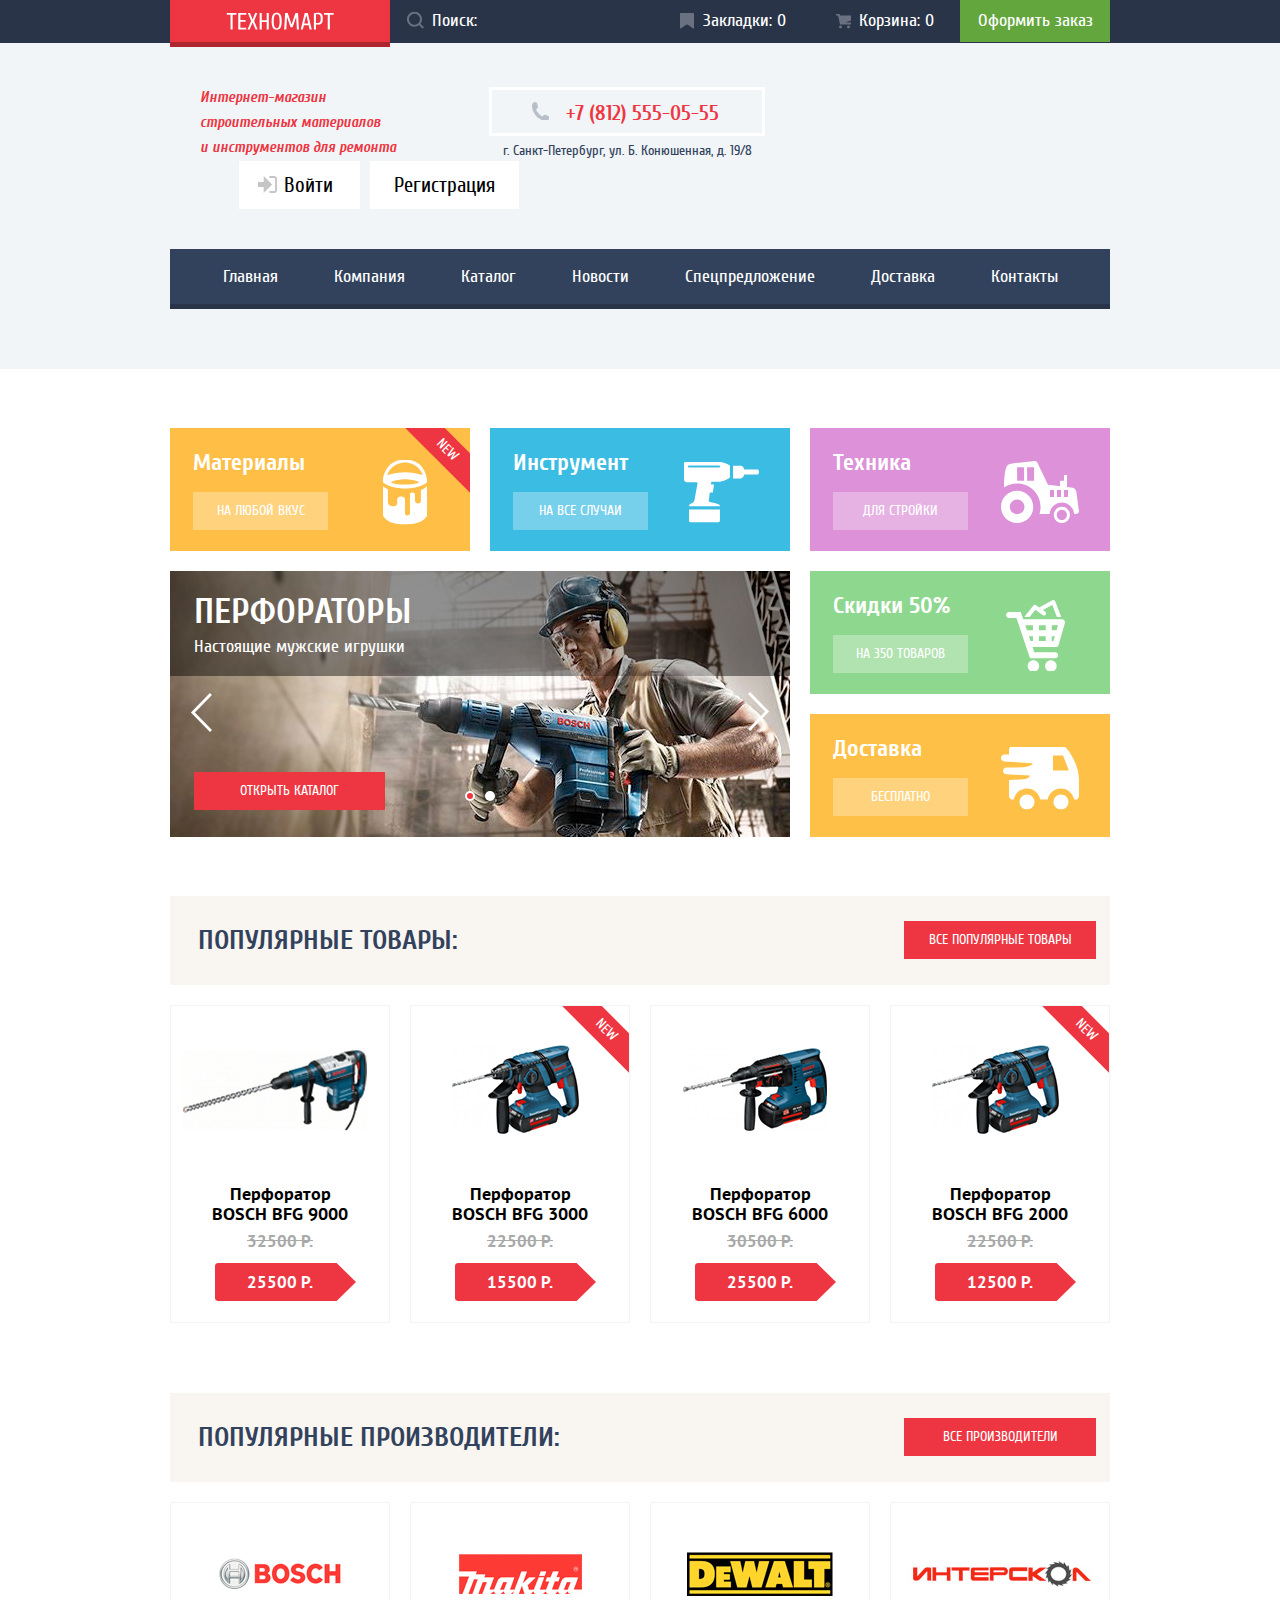
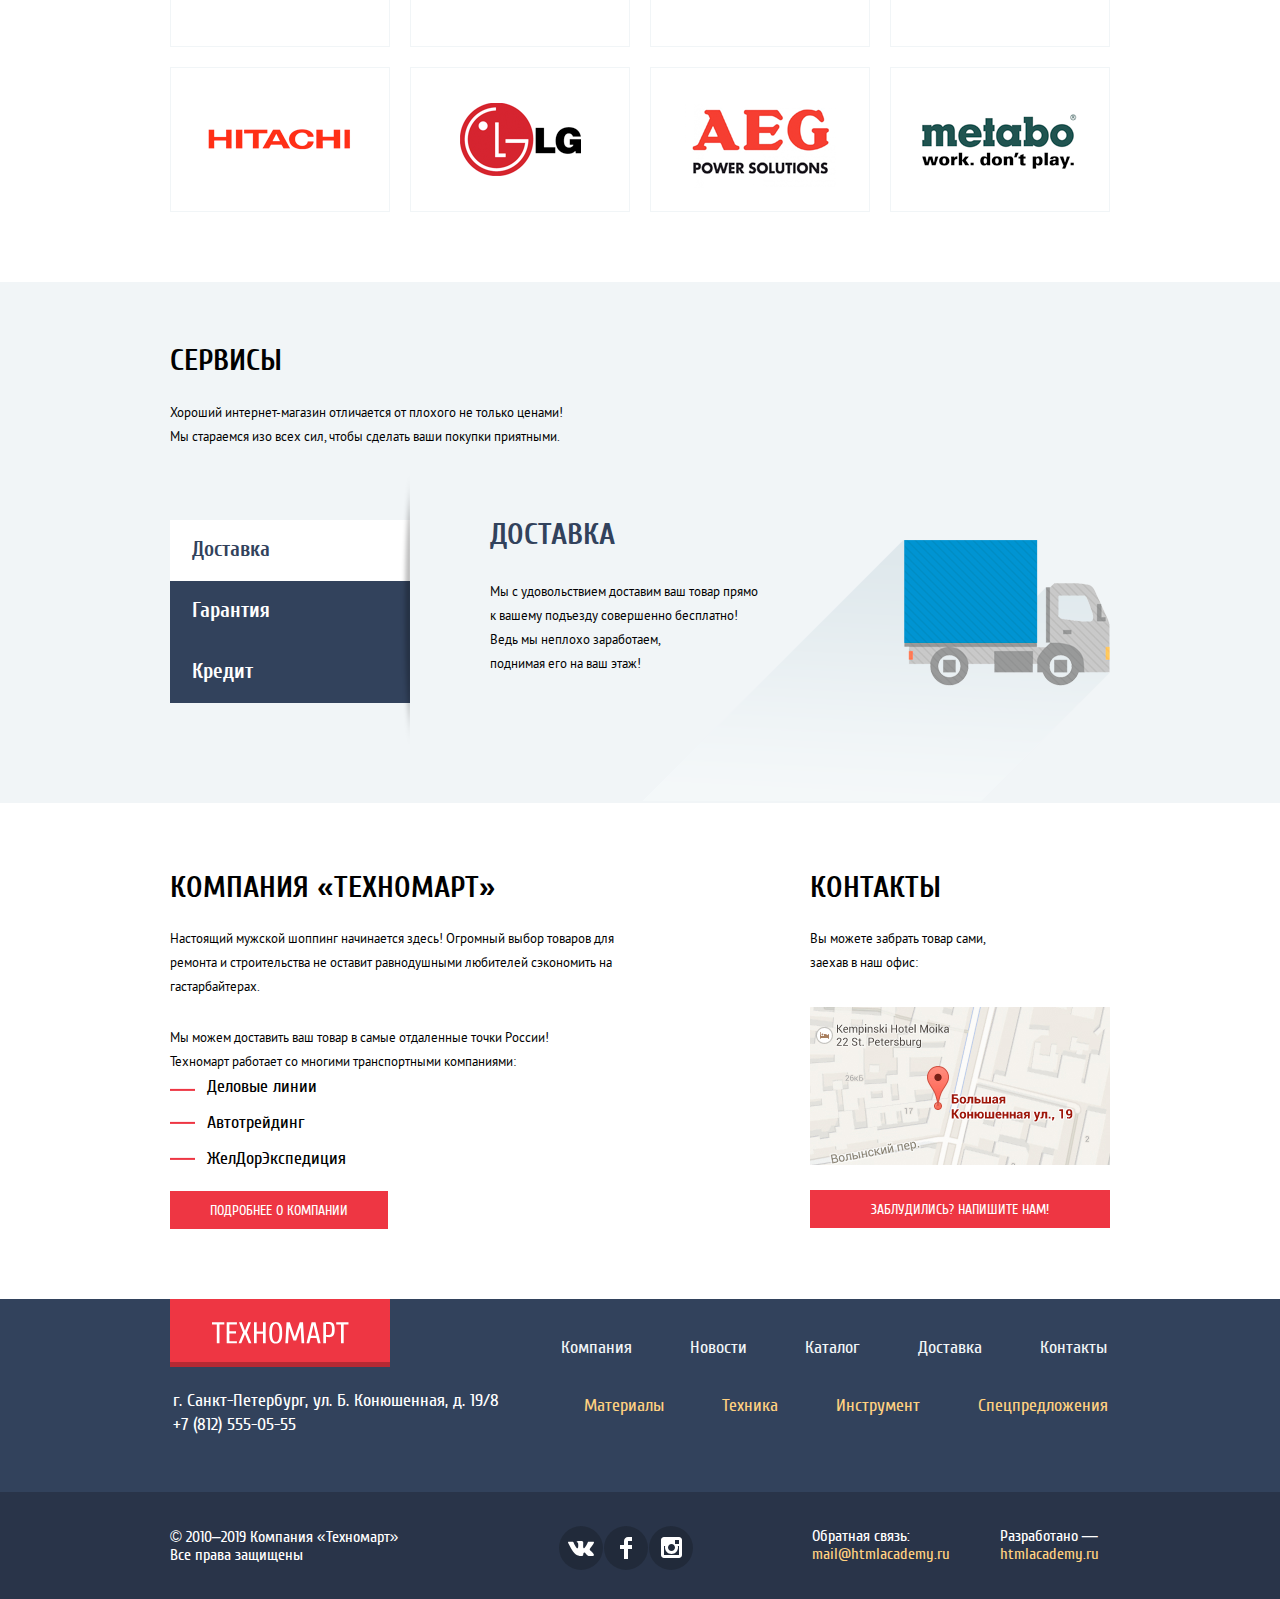
<file: index.html>
<!DOCTYPE html>
<html class="page" lang="ru">
  <head>
    <meta charset="utf-8">
    <title>HTML Academy: Техномарт</title>
    <link rel="icon" href="favicon.ico">
    <link rel="icon" href="img/favicon/icon.svg" type="image/svg+xml">
    <link rel="apple-touch-icon" href="img/favicon/180.png">
    <link rel="manifest" href="manifest.webmanifest">
    <link rel="stylesheet" href="css/normalize.css">
    <link rel="stylesheet" href="css/style.min.css">
  </head>
  <body class="page-body">

    <header class="header index-header">
      <div class="header-bar">
        <div class="header-top">
          <a class="logo header__logo"><img src="img/logo.svg" width="108" height="18" alt="ТЕХНОМАРТ"></a>
          <form class="header-form" action="#" method="GET">
            <label class="visually-hidden" for="search">Поиск</label>
            <input class="header-form__search" id="search" type="text" placeholder="Поиск:">
            <svg width="17" height="17" viewBox="0 0 17 17" fill="none" xmlns="http://www.w3.org/2000/svg">
              <g>
                <path fill-rule="evenodd" clip-rule="evenodd" d="M13.458 12.044L17 15.586L15.586 17L12.044 13.458C10.782 14.421 9.21 15 7.5 15C3.35786 15 0 11.6421 0 7.5C0 3.35786 3.35786 0 7.5 0C11.6421 0 15 3.35786 15 7.5C15.0001 9.14309 14.4581 10.7403 13.458 12.044ZM7.5 2C4.467 2 2 4.467 2 7.5C2.00331 10.5362 4.4638 12.9967 7.5 13C10.532 13 13 10.532 13 7.5C13 4.467 10.532 2 7.5 2Z" fill="white"/>
              </g>
            </svg>
          </form>
          <a class="header__bookmarks" href="#">Закладки: 0</a>
          <a class="header__cart" href="#">Корзина: 0</a>
          <a class="header__checkout" href="#">Оформить заказ</a>
        </div>
      </div>
      <div class="header-container">
        <div>
          <h1 class="header__title">
            Интернет-магазин <br>
            строительных материалов <br>
            и инструментов для ремонта
          </h1>
          <div class="header-contacts">
            <a class="header__phone" href="tel:+78125550555" aria-label="Номер телефона магазина: +7 (812) 555-05-55">+7 (812) 555-05-55</a>
            <p class="header__address" aria-label="Магазин находится по адресу: г. Санкт-Петербург, ул. Б. Конюшенная, д. 19/8">г. Санкт-Петербург, ул. Б. Конюшенная, д. 19/8</p>
          </div>
          <div class="header-controls">
            <a class="header-login" href="#">
              <svg width="20" height="17" viewBox="0 0 20 17" fill="none" xmlns="http://www.w3.org/2000/svg">
                <path class="header-login__icon" d="M14.1667 8.5L5.71429 0V6H0V11H5.71429V17L14.1667 8.5Z" fill="#C5C5C5"/>
                <path class="header-login__icon" d="M16.177 15.01H11.3894V17H16.177C18.2513 17 19.038 15.19 19.0618 13.974V3.028C19.038 1.811 18.2513 0 16.177 0H11.3894V1.99H16.177C16.9761 1.99 17.1218 2.671 17.1389 3.047V13.951C17.1227 14.327 16.9761 15.01 16.177 15.01Z" fill="#C5C5C5"/>
              </svg>
              Войти
            </a>
            <a class="header__registration" href="#">Регистрация</a>
          </div>
        </div>
        <nav class="header-nav">
          <ul class="header-list">
            <li class="header-list__item"><a>Главная</a></li>
            <li class="header-list__item"><a href="#">Компания</a></li>
            <li class="header-list__item"><a href="catalog.html">Каталог</a></li>
            <li class="header-list__item"><a href="#">Новости</a></li>
            <li class="header-list__item"><a href="#">Спецпредложение</a></li>
            <li class="header-list__item"><a href="#">Доставка</a></li>
            <li class="header-list__item"><a href="#">Контакты</a></li>
          </ul>
        </nav>
      </div>
    </header>

    <main class="wrapper">

      <section class="advantages">
        <div class="advantages-content container">
          <h2 class="advantages__title visually-hidden">Преимущества</h2>
          <ul class="advantages-list">
            <li class="advantages-item">
              <div class="advantages-item__inner">
                <h3 class="advantages-item__title">Материалы</h3>
                <a class="link advantages-item__link" href="#">На любой вкус</a>
              </div>
              <span class="advantages-item__label">new</span>
            </li>
            <li class="advantages-item">
              <div class="advantages-item__inner">
                <h3 class="advantages-item__title">Инструмент</h3>
                <a class="link advantages-item__link" href="#">На все случаи</a>
              </div>
            </li>
            <li class="advantages-item">
              <div class="advantages-item__inner">
                <h3 class="advantages-item__title">Техника</h3>
                <a class="link advantages-item__link" href="#">Для стройки</a>
              </div>
            </li>
            <li class="advantages-item">
              <div class="advantages-item__inner">
                <h3 class="advantages-item__title">Скидки 50%</h3>
                <a class="link advantages-item__link" href="#">На 350 товаров</a>
              </div>
            </li>
            <li class="advantages-item">
              <div class="advantages-item__inner">
                <h3 class="advantages-item__title">Доставка</h3>
                <a class="link advantages-item__link" href="#">Бесплатно</a>
              </div>
            </li>
          </ul>
          <div class="advantages-slider">
            <ul>
              <li class="advantages-slide advantages-slide--active">
                <div class="advantages-slide__top">
                  <h3 class="advantages-slide__title">Перфораторы</h3>
                  <span class="advantages-slide__label">Настоящие мужские игрушки</span>
                </div>
                <a class="link advantages-slide__link" href="catalog.html">Открыть каталог</a>
              </li>
              <li class="advantages-slide">
                <div class="advantages-slide__top">
                  <h3 class="advantages-slide__title">Дрели</h3>
                  <span class="advantages-slide__label">Соседям на радость!</span>
                </div>
                <a class="link advantages-slide__link" href="catalog.html">Открыть каталог</a>
              </li>
            </ul>
            <ul class="advantages-controls">
              <li class="advantages-controls__item">
                <button aria-label="Предыдущий слайд"></button>
              </li>
              <li class="advantages-controls__item">
                <button aria-label="Следующий слайд"></button>
              </li>
            </ul>
            <ul class="advantages-pagination">
              <li class="advantages-pagination__item advantages-pagination__item--active">
                <button aria-label="Слайд №1"></button>
              </li>
              <li class="advantages-pagination__item">
                <button aria-label="Слайд №2"></button>
              </li>
            </ul>
          </div>
        </div>
      </section>

      <section class="goods">
        <div class="container">
          <div class="popular-top">
            <h2 class="goods__title popular__title">Популярные товары:</h2>
            <a class="link goods__link" href="#">Все популярные товары</a>
          </div>
          <ul class="goods-list">
            <li class="goods-item" tabindex="0">
              <div class="goods-item__controls">
                <a class="buy" href="#">Купить</a>
                <a class="bookmarks" href="#">В закладки</a>
              </div>
              <div class="goods-item__img">
                <img src="img/popular-goods/1.png" width="184" height="164" alt="Перфоратор BOSCH BFG 9000">
              </div>
              <div class="goods-item__info">
                <h3 class="goods-item__title">Перфоратор BOSCH BFG 9000</h3>
                <s class="goods-item__price goods-item__price_old">32500 Р.</s>
                <span class="goods-item__price goods-item__price_new">25500 Р.</span>
              </div>
            </li>
            <li class="goods-item" tabindex="0">
              <div class="goods-item__controls">
                <a class="buy" href="#">Купить</a>
                <a class="bookmarks" href="#">В закладки</a>
              </div>
              <span class="goods-item__label">new</span>
              <div class="goods-item__img">
                <img src="img/popular-goods/2.png" width="127" height="112" alt="Перфоратор BOSCH BFG 3000">
              </div>
              <div class="goods-item__info">
                <h3 class="goods-item__title">Перфоратор BOSCH BFG 3000</h3>
                <s class="goods-item__price goods-item__price_old">22500 Р.</s>
                <span class="goods-item__price goods-item__price_new">15500 Р.</span>
              </div>
            </li>
            <li class="goods-item" tabindex="0">
              <div class="goods-item__controls">
                <a class="buy" href="#">Купить</a>
                <a class="bookmarks" href="#">В закладки</a>
              </div>
              <div class="goods-item__img">
                <img src="img/popular-goods/3.png" width="144" height="128" alt="Перфоратор BOSCH BFG 6000">
              </div>
              <div class="goods-item__info">
                <h3 class="goods-item__title">Перфоратор BOSCH BFG 6000</h3>
                <s class="goods-item__price goods-item__price_old">30500 Р.</s>
                <span class="goods-item__price goods-item__price_new">25500 Р.</span>
              </div>
            </li>
            <li class="goods-item" tabindex="0">
              <div class="goods-item__controls">
                <a class="buy" href="#">Купить</a>
                <a class="bookmarks" href="#">В закладки</a>
              </div>
              <span class="goods-item__label">new</span>
              <div class="goods-item__img">
                <img src="img/popular-goods/4.png" width="127" height="112" alt="Перфоратор BOSCH BFG 2000">
              </div>
              <div class="goods-item__info">
                <h3 class="goods-item__title">Перфоратор BOSCH BFG 2000</h3>
                <s class="goods-item__price goods-item__price_old">22500 Р.</s>
                <span class="goods-item__price goods-item__price_new">12500 Р.</span>
              </div>
            </li>
          </ul>
        </div>
      </section>

      <section class="manufacturers">
        <div class="container">
          <div class="popular-top">
            <h2 class="manufacturers__title popular__title">Популярные производители:</h2>
            <a class="link manufacturers__link" href="#">Все производители</a>
          </div>
          <ul class="manufacturers-list">
            <li class="manufacturers-item">
              <a href="#">
                <img src="img/popular-manufacturers/1.png" width="126" height="37" alt="BOSCH">
              </a>
            </li>
            <li class="manufacturers-item">
              <a href="#">
                <img src="img/popular-manufacturers/2.png" width="123" height="40" alt="Makita">
              </a>
            </li>
            <li class="manufacturers-item">
              <a href="#">
                <img src="img/popular-manufacturers/3.png" width="146" height="44" alt="DeWALT">
              </a>
            </li>
            <li class="manufacturers-item">
              <a href="#">
                <img src="img/popular-manufacturers/4.png" width="200" height="76" alt="Интерскол">
              </a>
            </li>
            <li class="manufacturers-item">
              <a href="#">
                <img src="img/popular-manufacturers/5.png" width="169" height="31" alt="HITACHI">
              </a>
            </li>
            <li class="manufacturers-item">
              <a href="#">
                <img src="img/popular-manufacturers/6.png" width="121" height="73" alt="LG">
              </a>
            </li>
            <li class="manufacturers-item">
              <a href="#">
                <img src="img/popular-manufacturers/7.png" width="151" height="98" alt="AEG">
              </a>
            </li>
            <li class="manufacturers-item">
              <a href="#">
                <img src="img/popular-manufacturers/8.png" width="206" height="73" alt="metabo">
              </a>
            </li>
          </ul>
        </div>
      </section>

      <section class="services">
        <div class="services-content container">
          <h2 class="title services__title">Сервисы</h2>
          <p class="text services__text">
            Хороший интернет-магазин отличается от плохого не только ценами!
            <br>
            Мы стараемся изо всех сил, чтобы сделать ваши покупки приятными.
          </p>
          <ul class="tabs-caption">
            <li class="tabs-caption__item tabs-caption__item--active">
              <a href="#">Доставка</a>
            </li>
            <li class="tabs-caption__item">
              <a href="#">Гарантия</a>
            </li>
            <li class="tabs-caption__item">
              <a href="#">Кредит</a>
            </li>
          </ul>
          <ul class="tabs-content">
            <li class="tabs-content__item tabs-content__item--active">
              <h3 class="tabs-content__title">Доставка</h3>
              <p class="tabs-content__text">
                Мы с удовольствием доставим ваш товар прямо <br>
                к вашему подъезду совершенно бесплатно! <br>
                Ведь мы неплохо заработаем, <br>
                поднимая его на ваш этаж!
              </p>
            </li>
            <li class="tabs-content__item">
              <h3 class="tabs-content__title">Гарантия</h3>
              <p class="tabs-content__text">
                Если купленный у нас товар поломается или заискрит, <br>
                а также в случае пожара, спровоцированного его <br>
                возгоранием,  вы всегда можете быть уверены в нашей <br>
                гарантии. Мы обменяем сгоревший товар на новый. <br>
                Дом уж восстановите как-нибудь сами.
              </p>
            </li>
            <li class="tabs-content__item">
              <h3 class="tabs-content__title">Кредит</h3>
              <p class="tabs-content__text">
                Залезть в долговую яму стало проще! <br>
                Кредитные консультанты придут вам на помощь.
              </p>
              <a class="link tabs-content__link" href="#">Отправить заявку</a>
            </li>
          </ul>
        </div>
      </section>

      <div class="index-columns">
        <div class="container">
          <section class="about">
            <h2 class="title about__title">Компания «ТЕХНОМАРТ»</h2>
            <p class="text about__text">
              Настоящий мужской шоппинг начинается здесь! Огромный выбор товаров для <br>
              ремонта и строительства не оставит равнодушными любителей сэкономить на <br>
              гастарбайтерах.
            </p>
            <p class="text about__text">
              Мы можем доставить ваш товар в самые отдаленные точки России! <br>
              Техномарт работает со многими транспортными компаниями:
            </p>
            <ul class="about-list">
              <li class="about-list__item">Деловые линии</li>
              <li class="about-list__item">Автотрейдинг</li>
              <li class="about-list__item">ЖелДорЭкспедиция</li>
            </ul>
            <a class="link about__link" href="#">Подробнее о компании</a>
          </section>

          <section class="contacts">
            <h2 class="title contacts__title">Контакты</h2>
            <p class="text contacts__text">
              Вы можете забрать товар сами, <br>
              заехав в наш офис:
            </p>
            <a href="#" class="contacts-map">
              <img class="contacts-map__img" src="img/contacts/map.jpg" width="300" height="158" alt="Офис на карте">
            </a>
            <a href="#" class="link contacts__link">Заблудились? Напишите нам!</a>
          </section>
        </div>
      </div>

    </main>

    <footer class="footer">
      <div class="footer-content footer-content--navy">
        <div class="container">
          <div>
            <a class="logo footer__logo" href="#"><img src="img/logo.svg" width="138" height="23" alt="ТЕХНОМАРТ"></a>
            <p class="footer__info">
              <span aria-label="Магазин находится по адресу: г. Санкт-Петербург, ул. Б. Конюшенная, д. 19/8">г. Санкт-Петербург, ул. Б. Конюшенная, д. 19/8</span> <br>
              <a href="tel:+78125550555" aria-label="Номер телефона магазина: +7 (812) 555-05-55">+7 (812) 555-05-55</a>
            </p>
          </div>
          <div class="footer-menu">
            <ul class="footer-list">
              <li class="footer-list__item"><a class="footer-list__link" href="#">Компания</a></li>
              <li class="footer-list__item"><a class="footer-list__link" href="#">Новости</a></li>
              <li class="footer-list__item"><a class="footer-list__link" href="catalog.html">Каталог</a></li>
              <li class="footer-list__item"><a class="footer-list__link" href="#">Доставка</a></li>
              <li class="footer-list__item"><a class="footer-list__link" href="#">Контакты</a></li>
            </ul>
            <ul class="footer-list">
              <li class="footer-list__item"><a class="footer-list__link" href="#">Материалы</a></li>
              <li class="footer-list__item"><a class="footer-list__link" href="#">Техника</a></li>
              <li class="footer-list__item"><a class="footer-list__link" href="#">Инструмент</a></li>
              <li class="footer-list__item"><a class="footer-list__link" href="#">Спецпредложения</a></li>
            </ul>
          </div>
        </div>
      </div>
      <div class="footer-content footer-content--dark">
        <div class="container">
          <p class="footer__copyright">
            © 2010–2019 Компания «Техномарт» <br>
            Все права защищены
          </p>
          <ul class="footer-socials">
            <li class="footer-socials__item">
              <a href="#" aria-label="Вконтакте"></a>
            </li>
            <li class="footer-socials__item">
              <a href="#" aria-label="Фейсбук"></a>
            </li>
            <li class="footer-socials__item">
              <a href="#" aria-label="Инстаграм"></a>
            </li>
          </ul>
          <div>
            <p class="footer__feedback">
              Обратная связь:
              <a href="mailto:mail@htmlacademy.ru">mail@htmlacademy.ru</a>
            </p>
            <p class="footer__developed">
              Разработано —
              <a href="https://htmlacademy.ru/intensive/htmlcss">htmlacademy.ru</a>
            </p>
          </div>
        </div>
      </div>
    </footer>

    <div class="blackout"></div>

    <section class="modal modal-letter">
      <button class="modal-close" type="button"><img src="img/icons/close.svg" width="21" height="21" alt="Закрыть"></button>
      <form class="letter-form" action="https://echo.htmlacademy.ru" method="POST">
        <div class="letter-form__items">
          <p class="letter-form__item">
            <label for="user-name">Ваше имя:</label>
            <input class="letter-form__input letter-form__input--name" type="text" name="user-name" id="user-name" placeholder="Имя Фамилия">
          </p>
          <p class="letter-form__item">
            <label for="user-email">Ваш e-mail:</label>
            <input class="letter-form__input letter-form__input--email" type="email" name="user-email" id="user-email" placeholder="email@example.com">
          </p>
          <p class="letter-form__item">
            <label for="user-text">Текст письма:</label>
            <textarea class="letter-form__textarea" name="user-text" id="user-text" placeholder="В свободной форме"></textarea>
          </p>
        </div>
        <div class="letter-form__button"><button class="link" type="submit">Отправить</button></div>
      </form>
    </section>

    <section class="modal modal-map">
      <iframe src="https://www.google.com/maps/embed?pb=!1m18!1m12!1m3!1d1998.603787253322!2d30.3208587157113!3d59.938716481876234!2m3!1f0!2f0!3f0!3m2!1i1024!2i768!4f13.1!3m3!1m2!1s0x4696310fca145cc1%3A0x42b32648d8238007!2z0JHQvtC70YzRiNCw0Y8g0JrQvtC90Y7RiNC10L3QvdCw0Y8g0YPQuy4sIDE5LzgsINCh0LDQvdC60YIt0J_QtdGC0LXRgNCx0YPRgNCzLCAxOTExODY!5e0!3m2!1sru!2sru!4v1613572510233!5m2!1sru!2sru" width="940" height="450" style="border:0;" allowfullscreen="" title="Офис компании по адресу ул. Большая Конюшенная 19/8, Санкт-Петербург"></iframe>
      <button type="button" class="modal-close"><img src="img/icons/close.svg" width="21" height="21" alt="Закрыть"></button>
    </section>

    <section class="modal modal-success">
      <button class="modal-close" type="button"><img src="img/icons/close.svg" width="21" height="21" alt="Закрыть"></button>
      <div class="modal-success__top">
        <p class="modal-success__text">Товар добавлен в корзину!</p>
      </div>
      <div class="modal-success__bottom">
        <a class="link modal-success__link" href="#">Оформить заказ</a>
        <button class="link modal-success__button" type="button">Продолжить покупки</button>
      </div>
    </section>

    <script src="js/script.min.js"></script>

  </body>
</html>
</file>
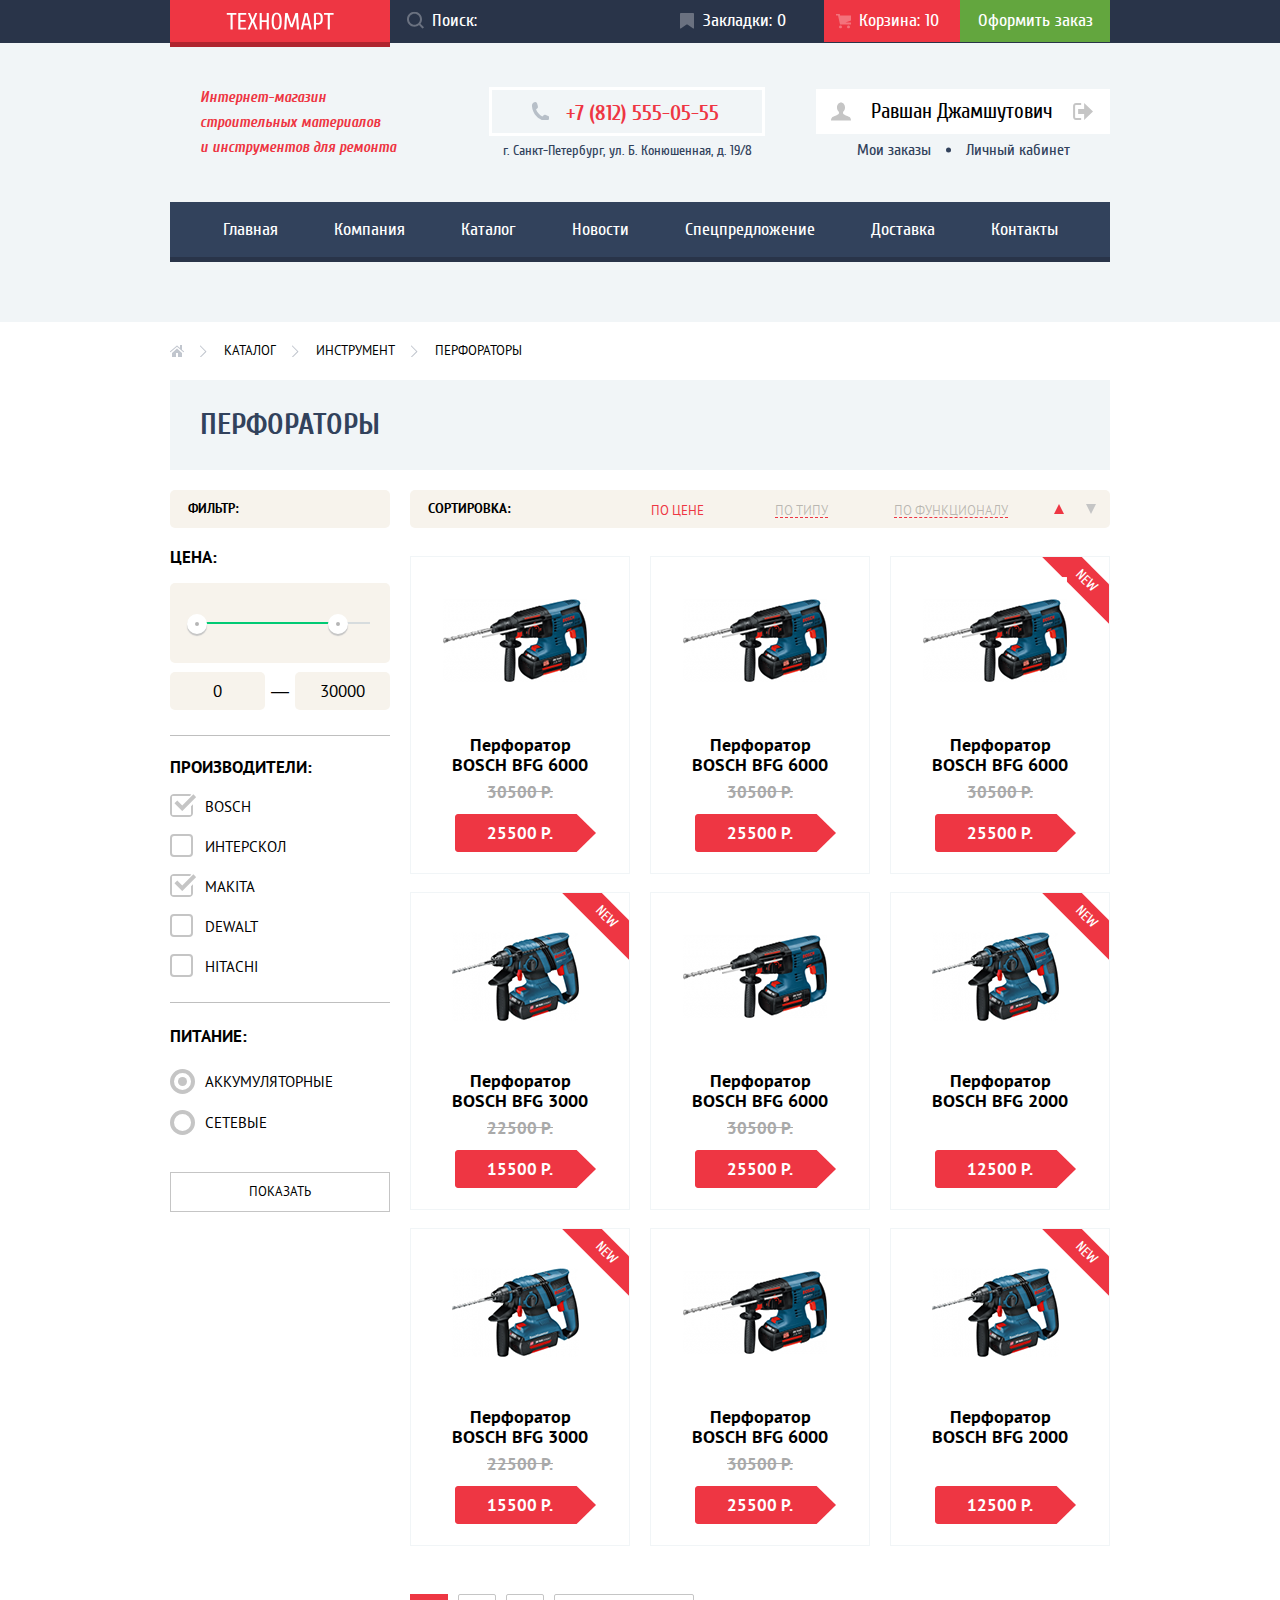
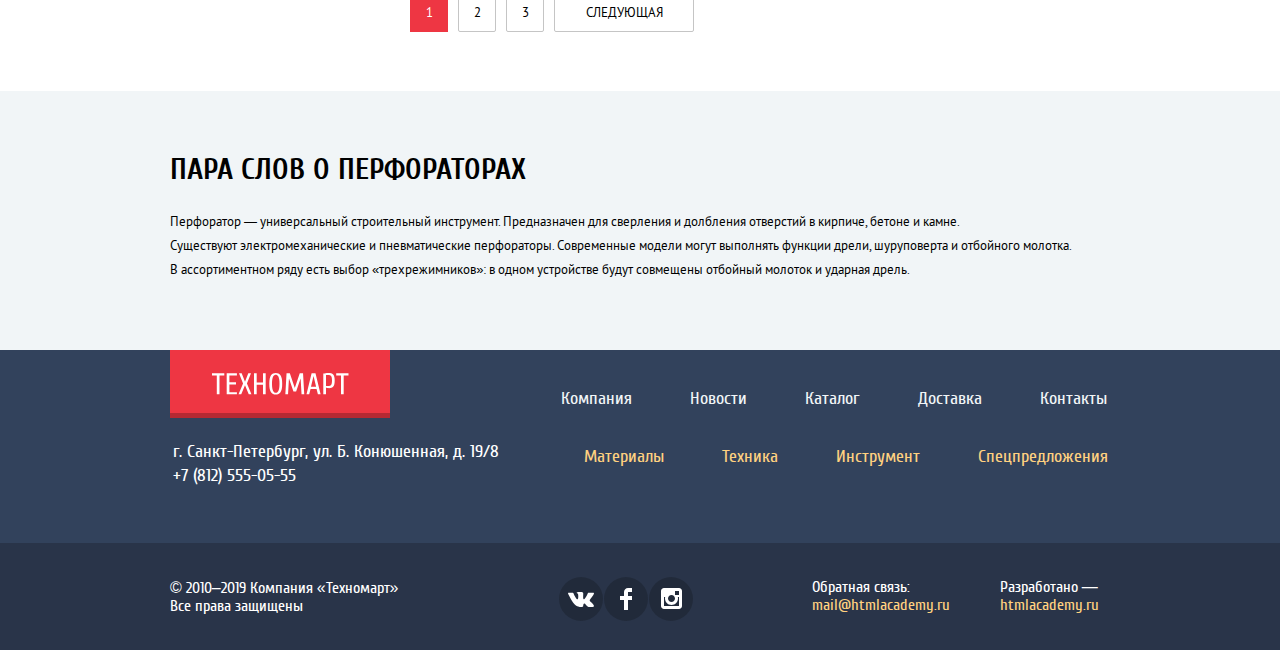
<file: catalog.html>
<!DOCTYPE html>
<html class="page" lang="ru">
  <head>
    <meta charset="utf-8">
    <title>HTML Academy: Техномарт</title>
    <link rel="icon" href="favicon.ico">
    <link rel="icon" href="img/favicon/icon.svg" type="image/svg+xml">
    <link rel="apple-touch-icon" href="img/favicon/180.png">
    <link rel="manifest" href="manifest.webmanifest">
    <link rel="stylesheet" href="css/normalize.css">
    <link rel="stylesheet" href="css/style.min.css">
  </head>
  <body class="page-body">

    <header class="header catalog-header">
      <div class="header-bar">
        <div class="header-top">
          <a class="logo header__logo" href="index.html"><img src="img/logo.svg" width="108" height="18" alt="ТЕХНОМАРТ"></a>
          <form class="header-form" action="#" method="GET">
            <label class="visually-hidden" for="search">Поиск</label>
            <input class="header-form__search" id="search" type="text" placeholder="Поиск:">
            <svg width="17" height="17" viewBox="0 0 17 17" fill="none" xmlns="http://www.w3.org/2000/svg">
              <g>
                <path fill-rule="evenodd" clip-rule="evenodd" d="M13.458 12.044L17 15.586L15.586 17L12.044 13.458C10.782 14.421 9.21 15 7.5 15C3.35786 15 0 11.6421 0 7.5C0 3.35786 3.35786 0 7.5 0C11.6421 0 15 3.35786 15 7.5C15.0001 9.14309 14.4581 10.7403 13.458 12.044ZM7.5 2C4.467 2 2 4.467 2 7.5C2.00331 10.5362 4.4638 12.9967 7.5 13C10.532 13 13 10.532 13 7.5C13 4.467 10.532 2 7.5 2Z" fill="white"/>
              </g>
            </svg>
          </form>
          <a class="header__bookmarks" href="#">Закладки: 0</a>
          <a class="header__cart" href="#"></a>
          <a class="header__checkout" href="#">Оформить заказ</a>
        </div>
      </div>
      <div class="header-container">
        <div>
          <p class="header__title">
            Интернет-магазин <br>
            строительных материалов <br>
            и инструментов для ремонта
          </p>
          <div class="header-contacts">
            <a class="header__phone" href="tel:+78125550555" aria-label="Номер телефона магазина: +7 (812) 555-05-55">+7 (812) 555-05-55</a>
            <p class="header__address" aria-label="Магазин находится по адресу: г. Санкт-Петербург, ул. Б. Конюшенная, д. 19/8">г. Санкт-Петербург, ул. Б. Конюшенная, д. 19/8</p>
          </div>
          <div>
            <div class="header-controls">
              <a href="#" class="header__username" aria-label="Имя пользователя">
                <svg width="20" height="19" viewBox="0 0 20 19" fill="#C5C5C5" xmlns="http://www.w3.org/2000/svg">
                  <path d="M17.881 14.666C15.737 13.931 13.625 13 12.674 12.276C12.017 11.775 11.904 10.658 12.157 9.861C13.275 8.958 14.021 7.384 14.021 5.583C14.021 2.776 12.221 0.5 10 0.5C7.77902 0.5 5.97901 2.776 5.97901 5.583C5.97901 7.384 6.72501 8.957 7.84201 9.86C8.09501 10.658 7.98302 11.775 7.32502 12.276C6.37502 13 4.26201 13.93 2.11801 14.666C-0.0259852 15.402 1.48343e-05 18.5 1.48343e-05 18.5H20C20 18.5 20.025 15.401 17.881 14.666Z"/>
                </svg>
                Равшан Джамшутович
              </a>
              <a href="#" class="header-logoff" aria-label="Выйти">
                <svg width="20" height="17" viewBox="0 0 20 17" fill="none" xmlns="http://www.w3.org/2000/svg">
                  <path class="header-logoff__icon" d="M20 8.5L11.125 0V6H5.125V11H11.125V17L20 8.5Z" fill="#C5C5C5"/>
                  <path class="header-logoff__icon" d="M2.10598 13.952V3.048C2.12398 2.672 2.27698 1.991 3.11598 1.991H8.14297V0H3.11598C0.937975 0 0.111975 1.81 0.0869751 3.027V13.973C0.111975 15.189 0.937975 17 3.11598 17H8.14297V15.01H3.11598C2.27698 15.01 2.12398 14.327 2.10598 13.952Z" fill="#C5C5C5"/>
                </svg>
              </a>
            </div>
            <ul class="header-menu">
                <li class="header-menu__item">
                    <a href="#">Мои заказы</a>
                </li>
                <li class="header-menu__item">
                    <a href="#">Личный кабинет</a>
                </li>
            </ul>
          </div>
        </div>
        <nav class="header-nav">
          <ul class="header-list">
            <li class="header-list__item"><a href="index.html">Главная</a></li>
            <li class="header-list__item"><a href="#">Компания</a></li>
            <li class="header-list__item"><a>Каталог</a></li>
            <li class="header-list__item"><a href="#">Новости</a></li>
            <li class="header-list__item"><a href="#">Спецпредложение</a></li>
            <li class="header-list__item"><a href="#">Доставка</a></li>
            <li class="header-list__item"><a href="#">Контакты</a></li>
          </ul>
        </nav>
      </div>
    </header>

    <main class="wrapper">

        <div class="container">
          <div class="catalog-wrapper">
            <ul class="breadcrumbs-list">
              <li class="breadcrumbs-list__item"><a href="index.html" aria-label="Главная"></a></li>
              <li class="breadcrumbs-list__item"><a>Каталог</a></li>
              <li class="breadcrumbs-list__item"><a href="#">Инструмент</a></li>
              <li class="breadcrumbs-list__item">Перфораторы</li>
            </ul>
            <h1 class="title catalog__title">Перфораторы</h1>

            <section class="filter">
                <h2 class="filter__title">Фильтр:</h2>
                <form class="filter-form" action="https://echo.htmlacademy.ru/" method="GET">
                  <fieldset class="filter-block">
                    <legend class="filter-block__caption">Цена:</legend>
                    <div class="filter-block__controls">
                      <div class="filter-block__range">
                        <div class="scale">
                          <div class="bar" style="width: 80%; margin-left: 0%"></div>
                        </div>
                        <div class="toggle toggle-min" tabindex="0" style="left: 7.5%;"></div>
                        <div class="toggle toggle-max" tabindex="0" style="left: 72%;"></div>
                      </div>
                      <div class="filter-block__price">
                        <label class="visually-hidden" for="min-price">Минимальная цена</label>
                        <input type="text" id="min-price" name="min-price" value="0">
                        —
                        <label class="visually-hidden" for="max-price">Максимальная цена</label>
                        <input type="text" id="max-price" name="max-price" value="30000">
                      </div>
                    </div>
                  </fieldset>
                  <fieldset class="filter-block">
                      <legend class="filter-block__caption">Производители:</legend>
                      <ul class="filter-manufacturers">
                        <li class="filter-manufacturers__item">
                          <input class="visually-hidden" type="checkbox" name="bosch" id="bosch" checked>
                          <label for="bosch">Bosch</label>
                        </li>
                        <li class="filter-manufacturers__item">
                          <input class="visually-hidden" type="checkbox" name="interskol" id="interskol">
                          <label for="interskol">Интерскол</label>
                        </li>
                        <li class="filter-manufacturers__item">
                          <input class="visually-hidden" type="checkbox" name="makita" id="makita" checked>
                          <label for="makita">Makita</label>
                        </li>
                        <li class="filter-manufacturers__item">
                          <input class="visually-hidden" type="checkbox" name="dewalt" id="dewalt">
                          <label for="dewalt">Dewalt</label>
                        </li>
                        <li class="filter-manufacturers__item">
                          <input class="visually-hidden" type="checkbox" name="hitachi" id="hitachi">
                          <label for="hitachi">Hitachi</label>
                        </li>
                      </ul>
                  </fieldset>
                  <fieldset class="filter-block">
                      <legend class="filter-block__caption">Питание:</legend>
                      <ul class="filter-power">
                          <li class="filter-power__item">
                            <input class="visually-hidden" type="radio" name="type-of-power" value="rechargeable" id="rechargeable" checked>
                            <label for="rechargeable">Аккумуляторные</label>
                          </li>
                          <li class="filter-power__item">
                            <input class="visually-hidden" type="radio" name="type-of-power" value="mains-supply" id="mains-supply">
                            <label for="mains-supply">Сетевые</label>
                          </li>
                      </ul>
                  </fieldset>
                  <button class="filter-form__button" type="submit">Показать</button>
                </form>
            </section>

            <section>
                <div class="sorting">
                  <h2 class="sorting__title">Сортировка:</h2>
                  <div class="sorting-controls">
                    <ul class="sorting-list">
                      <li class="sorting-list__item sorting-list__item--active"><button type="button">По цене</button></li>
                      <li class="sorting-list__item"><button type="button">По типу</button></li>
                      <li class="sorting-list__item"><button type="button">По функционалу</button></li>
                    </ul>
                    <button class="sorting-button sorting-button--up sorting-button--active" type="button" aria-label="Отсортировать по возрастанию"></button>
                    <button class="sorting-button sorting-button--down" type="button" aria-label="Отсортировать по убыванию" disabled></button>
                  </div>
                </div>
                <ul class="goods-list">
                  <li class="goods-item" tabindex="0">
                      <div class="goods-item__controls">
                        <a class="buy" href="#">Купить</a>
                        <a class="bookmarks" href="#">В закладки</a>
                      </div>
                      <div class="goods-item__img">
                        <img src="img/catalog/BOSCH-BFG-6000.png" width="144" height="128" alt="Перфоратор BOSCH BFG 6000">
                      </div>
                      <div class="goods-item__info">
                        <h3 class="goods-item__title">Перфоратор BOSCH BFG 6000</h3>
                        <s class="goods-item__price goods-item__price_old">30500 Р.</s>
                        <span class="goods-item__price goods-item__price_new">25500 Р.</span>
                      </div>
                  </li>
                  <li class="goods-item" tabindex="0">
                      <div class="goods-item__controls">
                        <a class="buy" href="#">Купить</a>
                        <a class="bookmarks" href="#">В закладки</a>
                      </div>
                      <div class="goods-item__img">
                        <img src="img/catalog/BOSCH-BFG-6000.png" width="144" height="128" alt="Перфоратор BOSCH BFG 6000">
                      </div>
                      <div class="goods-item__info">
                        <h3 class="goods-item__title">Перфоратор BOSCH BFG 6000</h3>
                        <s class="goods-item__price goods-item__price_old">30500 Р.</s>
                        <span class="goods-item__price goods-item__price_new">25500 Р.</span>
                      </div>
                  </li>
                  <li class="goods-item" tabindex="0">
                      <span class="goods-item__label">new</span>
                      <div class="goods-item__controls">
                        <a class="buy" href="#">Купить</a>
                        <a class="bookmarks" href="#">В закладки</a>
                      </div>
                      <div class="goods-item__img">
                        <img src="img/catalog/BOSCH-BFG-6000.png" width="144" height="128" alt="Перфоратор BOSCH BFG 6000">
                      </div>
                      <div class="goods-item__info">
                        <h3 class="goods-item__title">Перфоратор BOSCH BFG 6000</h3>
                        <s class="goods-item__price goods-item__price_old">30500 Р.</s>
                        <span class="goods-item__price goods-item__price_new">25500 Р.</span>
                      </div>
                  </li>
                  <li class="goods-item" tabindex="0">
                      <span class="goods-item__label">new</span>
                      <div class="goods-item__controls">
                        <a class="buy" href="#">Купить</a>
                        <a class="bookmarks" href="#">В закладки</a>
                      </div>
                      <div class="goods-item__img">
                        <img src="img/catalog/BOSCH-BFG-3000.png" width="127" height="112" alt="Перфоратор BOSCH BFG 3000">
                      </div>
                      <div class="goods-item__info">
                        <h3 class="goods-item__title">Перфоратор BOSCH BFG 3000</h3>
                        <s class="goods-item__price goods-item__price_old">22500 Р.</s>
                        <span class="goods-item__price goods-item__price_new">15500 Р.</span>
                      </div>
                  </li>
                  <li class="goods-item" tabindex="0">
                      <div class="goods-item__controls">
                        <a class="buy" href="#">Купить</a>
                        <a class="bookmarks" href="#">В закладки</a>
                      </div>
                      <div class="goods-item__img">
                        <img src="img/catalog/BOSCH-BFG-6000.png" width="144" height="128" alt="Перфоратор BOSCH BFG 6000">
                      </div>
                      <div class="goods-item__info">
                        <h3 class="goods-item__title">Перфоратор BOSCH BFG 6000</h3>
                        <s class="goods-item__price goods-item__price_old">30500 Р.</s>
                        <span class="goods-item__price goods-item__price_new">25500 Р.</span>
                      </div>
                  </li>
                  <li class="goods-item" tabindex="0">
                      <span class="goods-item__label">new</span>
                      <div class="goods-item__controls">
                        <a class="buy" href="#">Купить</a>
                        <a class="bookmarks" href="#">В закладки</a>
                      </div>
                      <div class="goods-item__img">
                        <img src="img/catalog/BOSCH-BFG-2000.png" width="127" height="112" alt="Перфоратор BOSCH BFG 2000">
                      </div>
                      <div class="goods-item__info">
                        <h3 class="goods-item__title">Перфоратор BOSCH BFG 2000</h3>
                        <s class="goods-item__price goods-item__price_old"></s>
                        <span class="goods-item__price goods-item__price_new">12500 Р.</span>
                      </div>
                  </li>
                  <li class="goods-item" tabindex="0">
                      <span class="goods-item__label">new</span>
                      <div class="goods-item__controls">
                        <a class="buy" href="#">Купить</a>
                        <a class="bookmarks" href="#">В закладки</a>
                      </div>
                      <div class="goods-item__img">
                        <img src="img/catalog/BOSCH-BFG-3000.png" width="127" height="112" alt="Перфоратор BOSCH BFG 3000">
                      </div>
                      <div class="goods-item__info">
                        <h3 class="goods-item__title">Перфоратор BOSCH BFG 3000</h3>
                        <s class="goods-item__price goods-item__price_old">22500 Р.</s>
                        <span class="goods-item__price goods-item__price_new">15500 Р.</span>
                      </div>
                  </li>
                  <li class="goods-item" tabindex="0">
                      <div class="goods-item__controls">
                        <a class="buy" href="#">Купить</a>
                        <a class="bookmarks" href="#">В закладки</a>
                      </div>
                      <div class="goods-item__img">
                        <img src="img/catalog/BOSCH-BFG-6000.png" width="144" height="128" alt="Перфоратор BOSCH BFG 6000">
                      </div>
                      <div class="goods-item__info">
                        <h3 class="goods-item__title">Перфоратор BOSCH BFG 6000</h3>
                        <s class="goods-item__price goods-item__price_old">30500 Р.</s>
                        <span class="goods-item__price goods-item__price_new">25500 Р.</span>
                      </div>
                  </li>
                  <li class="goods-item" tabindex="0">
                      <span class="goods-item__label">new</span>
                      <div class="goods-item__controls">
                        <a class="buy" href="#">Купить</a>
                        <a class="bookmarks" href="#">В закладки</a>
                      </div>
                      <div class="goods-item__img">
                        <img src="img/catalog/BOSCH-BFG-2000.png" width="127" height="112" alt="Перфоратор BOSCH BFG 2000">
                      </div>
                      <div class="goods-item__info">
                        <h3 class="goods-item__title">Перфоратор BOSCH BFG 2000</h3>
                        <s class="goods-item__price goods-item__price_old"></s>
                        <span class="goods-item__price goods-item__price_new">12500 Р.</span>
                      </div>
                  </li>
                </ul>
                <ul class="pagination-list">
                  <li class="pagination-list__item pagination-list__item--active"><a>1</a></li>
                  <li class="pagination-list__item"><a href="#">2</a></li>
                  <li class="pagination-list__item"><a href="#">3</a></li>
                  <li class="pagination-list__item"><a href="#">Следующая</a></li>
                </ul>
            </section>
          </div>
        </div>

        <section class="about-tool">
          <div class="container">
            <h2 class="title about-tool__title">Пара слов о перфораторах</h2>
            <p class="text about-tool__text">
              Перфоратор — универсальный строительный инструмент. Предназначен для сверления и долбления отверстий в кирпиче, бетоне и камне. <br>
              Существуют электромеханические и пневматические перфораторы. Современные модели могут выполнять функции дрели, шуруповерта и отбойного молотка. <br>
              В ассортиментном ряду есть выбор «трехрежимников»: в одном устройстве будут совмещены отбойный молоток и ударная дрель.
            </p>
          </div>
        </section>

    </main>

    <footer class="footer">
      <div class="footer-content footer-content--navy">
        <div class="container">
          <div>
            <a class="logo footer__logo" href="#"><img src="img/logo.svg" width="138" height="23" alt="ТЕХНОМАРТ"></a>
            <p class="footer__info">
              <span aria-label="Магазин находится по адресу: г. Санкт-Петербург, ул. Б. Конюшенная, д. 19/8">г. Санкт-Петербург, ул. Б. Конюшенная, д. 19/8</span> <br>
              <a href="tel:+78125550555" aria-label="Номер телефона магазина: +7 (812) 555-05-55">+7 (812) 555-05-55</a>
            </p>
          </div>
          <div class="footer-menu">
            <ul class="footer-list">
              <li class="footer-list__item"><a class="footer-list__link" href="#">Компания</a></li>
              <li class="footer-list__item"><a class="footer-list__link" href="#">Новости</a></li>
              <li class="footer-list__item"><a class="footer-list__link">Каталог</a></li>
              <li class="footer-list__item"><a class="footer-list__link" href="#">Доставка</a></li>
              <li class="footer-list__item"><a class="footer-list__link" href="#">Контакты</a></li>
            </ul>
            <ul class="footer-list">
              <li class="footer-list__item"><a class="footer-list__link" href="#">Материалы</a></li>
              <li class="footer-list__item"><a class="footer-list__link" href="#">Техника</a></li>
              <li class="footer-list__item"><a class="footer-list__link" href="#">Инструмент</a></li>
              <li class="footer-list__item"><a class="footer-list__link" href="#">Спецпредложения</a></li>
            </ul>
          </div>
        </div>
      </div>
      <div class="footer-content footer-content--dark">
        <div class="container">
          <p class="footer__copyright">
            © 2010–2019 Компания «Техномарт» <br>
            Все права защищены
          </p>
          <ul class="footer-socials">
            <li class="footer-socials__item">
              <a href="#" aria-label="Вконтакте"></a>
            </li>
            <li class="footer-socials__item">
              <a href="#" aria-label="Фейсбук"></a>
            </li>
            <li class="footer-socials__item">
              <a href="#" aria-label="Инстаграм"></a>
            </li>
          </ul>
          <div>
            <p class="footer__feedback">
              Обратная связь:
              <a href="mailto:mail@htmlacademy.ru">mail@htmlacademy.ru</a>
            </p>
            <p class="footer__developed">
              Разработано —
              <a href="https://htmlacademy.ru/intensive/htmlcss">htmlacademy.ru</a>
            </p>
          </div>
        </div>
      </div>
    </footer>

    <div class="blackout"></div>

    <section class="modal modal-success">
        <button class="modal-close" type="button"><img src="img/icons/close.svg" width="21" height="21" alt="Закрыть"></button>
        <div class="modal-success__top">
          <p class="modal-success__text">Товар добавлен в корзину!</p>
        </div>
        <div class="modal-success__bottom">
          <a class="link modal-success__link" href="#">Оформить заказ</a>
          <button class="link modal-success__button" type="button">Продолжить покупки</button>
        </div>
    </section>

    <script src="js/success.js"></script>

  </body>
</html>
</file>
<file: css/style.min.css>
@font-face{font-family:'Cuprum';src:url(../fonts/cuprum.woff) format("woff"),url(../fonts/cuprum.woff2) format("woff2");font-weight:400;font-style:normal}@font-face{font-family:'Cuprum';src:url(../fonts/cuprumbold.woff) format("woff"),url(../fonts/cuprumbold.woff2) format("woff2");font-weight:700;font-style:normal}@font-face{font-family:'Cuprum';src:url(../fonts/cuprumbolditalic.woff) format("woff"),url(../fonts/cuprumbolditalic.woff2) format("woff2");font-weight:700;font-style:italic}@font-face{font-family:'Cuprum';src:url(../fonts/cuprumitalic.woff) format("woff"),url(../fonts/cuprumitalic.woff2) format("woff2");font-weight:400;font-style:italic}@font-face{font-family:'PT Sans';src:url(../fonts/ptsans.woff) format("woff"),url(../fonts/ptsans.woff2) format("woff2");font-weight:400;font-style:normal}@font-face{font-family:'PT Sans';src:url(../fonts/ptsansbold.woff) format("woff"),url(../fonts/ptsansbold.woff2) format("woff2");font-weight:700;font-style:normal}:root{--basic-black:#000;--basic-white:#fff;--basic-red:#EE3643;--basic-beige:#F9F5F0;--basic-yellow:#FFD180;--basic-grey:#3D546F;--basic-green:#63A63E;--basic-silver:#D7DCDE;--basic-blue-dark:#293449;--basic-blue-navy:#32425C;--basic-green-dark:#367315;--basic-green-light:#00CA74;--basic-green-dark-extra:#518534;--basic-grey-light:#F1F5F7;--basic-grey-dark:#A9A9A9;--basic-grey-dark-transparent:rgba(169,169,169,0.3);--basic-beige-light:#F4F4F4;--basic-red-dark:#BA2732;--basic-red-extra:#CA2C37;--basic-red-logo:#af252f;--basic-red-logo-dark:#941e26;--basic-background:#F1F5F7;--basic-blue-dark-extra:#212A3A;--basic-gray-transparent:rgba(255,255,255,0.3);--basic-black-transparent:rgba(0,0,0,0.25);--advantages-yellow:#FFBF47;--advantages-blue-light:#3BBCE3;--advantages-pink:#DC91D8;--advantages-green-light:#8ED78F;--advantages-orange:#FFC047;--input-grey:#C5C5C5;--input-grey-dark:#B5B5B5;--input-grey-transparent:rgba(197,197,197,0.3);--success:#5FBB2D;--filter-background:#F7F3EC}.page-body{min-width:940px;margin:0;padding:0;font-family:'Cuprum',Arial,sans-serif;font-size:18px;line-height:24px;font-weight:400;color:var(--basic-black);min-height:100%;display:-ms-grid;display:grid;-ms-grid-rows:-webkit-min-content 1fr -webkit-min-content;-ms-grid-rows:min-content 1fr min-content;grid-template-rows:-webkit-min-content 1fr -webkit-min-content;grid-template-rows:min-content 1fr min-content;-ms-flex-line-pack:start;align-content:start;position:relative}a{text-decoration:none}img{max-width:100%;height:auto}.link{font-size:14px;line-height:18px;color:var(--basic-white);background-color:var(--basic-red);text-transform:uppercase}.link:hover{background-color:var(--basic-red-extra)}.link:active{background-color:var(--basic-red-dark)}.popular-top{background-color:var(--basic-beige);margin-bottom:20px;display:-webkit-box;display:-ms-flexbox;display:flex;-webkit-box-pack:justify;-ms-flex-pack:justify;justify-content:space-between;-webkit-box-align:center;-ms-flex-align:center;align-items:center;-ms-flex-wrap:wrap;flex-wrap:wrap;padding:25px 14px 26px 28px}.popular__title{color:var(--basic-blue-navy);text-transform:uppercase;font-size:28px;line-height:30px;margin:0}.buy{display:inline-block;vertical-align:baseline;font-size:14px;line-height:18px;color:var(--basic-white);background-color:var(--basic-green);-webkit-box-shadow:inset 0 -3px 0 var(--basic-green-dark);box-shadow:inset 0 -3px 0 var(--basic-green-dark);border-radius:2px;text-transform:uppercase;position:relative;text-align:center;padding:10px 40px 10px 53px;margin-bottom:10px}.buy::before{content:'';position:absolute;top:50%;-webkit-transform:translateY(-55%);-ms-transform:translateY(-55%);transform:translateY(-55%);left:30px;background-image:url(../img/icons/cart.svg);width:15px;height:15px;opacity:.3}.buy:hover{background-color:var(--success)}.buy:active{background-color:var(--basic-green-dark-extra)}.bookmarks{display:inline-block;vertical-align:baseline;font-size:14px;line-height:28px;color:var(--basic-blue-navy);border:3px solid var(--basic-green);border-radius:2px;width:130px;text-align:center;text-transform:uppercase}.bookmarks:hover{border-color:var(--basic-blue-navy)}.bookmarks:active{opacity:.5}.title{font-size:30px;line-height:30px;text-transform:uppercase;margin:0;padding:0}.text{font-family:'PT Sans',Arial,sans-serif;font-size:13px;line-height:24px;margin:0;padding:0}.logo{background-color:var(--basic-red);display:-webkit-box;display:-ms-flexbox;display:flex;-webkit-box-pack:center;-ms-flex-pack:center;justify-content:center;-webkit-box-align:center;-ms-flex-align:center;align-items:center;width:220px;height:42px}.container{width:940px;margin:0 auto}.visually-hidden{position:absolute;width:1px;height:1px;margin:-1px;border:0;padding:0;white-space:nowrap;-webkit-clip-path:inset(100%);clip-path:inset(100%);clip:rect(0 0 0 0);overflow:hidden}.page{height:100%}.index-columns>.container{display:-ms-grid;display:grid;-ms-grid-columns:1fr 300px;grid-template-columns:1fr 300px;margin-bottom:70px}.header{background-color:var(--basic-grey-light);margin-bottom:59px}.header-bar{background-color:var(--basic-blue-dark)}.header-container{width:940px;margin:0 auto;padding-top:42px;padding-bottom:60px}.header-container > div{display:-webkit-box;display:-ms-flexbox;display:flex;-webkit-box-align:start;-ms-flex-align:start;align-items:flex-start;-ms-flex-wrap:wrap;flex-wrap:wrap}.header-top{background-color:var(--basic-blue-dark);color:var(--basic-white);width:940px;margin:0 auto;display:-webkit-box;display:-ms-flexbox;display:flex;-webkit-box-align:center;-ms-flex-align:center;align-items:center;-ms-flex-wrap:wrap;flex-wrap:wrap}.header-top a{color:inherit}.header__logo{position:relative}.header__logo::after{content:'';position:absolute;bottom:-5px;left:0;background-color:var(--basic-red-logo);width:100%;height:5px}.header__logo:active{background-color:var(--basic-red-dark)}.header__logo:active::after{background-color:var(--basic-red-logo-dark)}.header-form{position:relative}.header-form svg{opacity:.3;position:absolute;left:17px;top:50%;-webkit-transform:translateY(-55%);-ms-transform:translateY(-55%);transform:translateY(-55%)}.header-form:hover svg{opacity:1}.header-form__search{-webkit-box-sizing:border-box;box-sizing:border-box;background-color:transparent;border:none;color:inherit;padding:11px 18px 11px 42px;width:270px}.header-form__search::-webkit-input-placeholder{color:inherit}.header-form__search::-moz-placeholder{color:inherit}.header-form__search:-ms-input-placeholder{color:inherit}.header-form__search::-ms-input-placeholder{color:inherit}.header-form__search::placeholder{color:inherit}.header-form__search:focus{background-color:var(--basic-white);color:var(--basic-black)}.header-form__search:focus + svg{opacity:1}.header-form__search:focus + svg path{fill:var(--basic-red)}.header__bookmarks{padding:9px 24px 9px 43px;position:relative;white-space:nowrap;width:150px;-webkit-box-sizing:border-box;box-sizing:border-box;margin-right:14px;position:relative}.header__bookmarks::before{content:'';position:absolute;left:20px;top:50%;-webkit-transform:translateY(-50%);-ms-transform:translateY(-50%);transform:translateY(-50%);background-image:url(../img/icons/bookmark.svg);width:14px;height:16px;opacity:.3}.header__bookmarks:active{background-color:var(--basic-blue-dark-extra);color:var(--basic-gray-transparent)}.header__bookmarks:hover::before{opacity:1}.header__bookmarks:active::before{opacity:.3}.index-header .header__cart{text-align:left;padding-left:35px}.header__cart{padding:9px 21px 9px 12px;position:relative;white-space:nowrap;width:136px;-webkit-box-sizing:border-box;box-sizing:border-box;text-align:right}.header__cart::before{content:'';position:absolute;left:12px;top:50%;-webkit-transform:translateY(-50%);-ms-transform:translateY(-50%);transform:translateY(-50%);background-image:url(../img/icons/cart.svg);width:15px;height:15px;opacity:.3}.header__cart:active{background-color:var(--basic-blue-dark-extra);color:var(--basic-gray-transparent)}.header__cart:hover::before{opacity:1}.header__cart:active::before{opacity:.3}.header__cart--active{background-color:var(--basic-red)}.header__checkout{background-color:var(--basic-green);padding:9px 18px;white-space:nowrap;width:150px;-webkit-box-sizing:border-box;box-sizing:border-box}.header__checkout:hover{background-color:var(--success)}.header__checkout:active{background-color:var(--basic-green);color:var(--basic-gray-transparent)}.header__title{font-size:15px;line-height:25px;color:var(--basic-red);font-weight:700;font-style:italic;padding-left:30px;margin:0;margin-right:93px}.header-contacts{position:relative;top:2px}.header__phone{border:3px solid var(--basic-white);font-size:21px;line-height:30px;font-weight:700;color:var(--basic-red);display:block;position:relative;padding:8px 43px 5px 74px;margin-bottom:3px}.header__phone::before{content:'';position:absolute;top:50%;-webkit-transform:translateY(-50%);-ms-transform:translateY(-50%);transform:translateY(-50%);left:39px;width:18px;height:18px;background-image:url(../img/icons/phone.svg)}.header__address{font-size:14px;line-height:24px;color:var(--basic-blue-navy);margin:0;text-align:center}.header-login{background-color:var(--basic-white);font-size:21px;color:var(--basic-black);padding:12px 27px 12px 19px;margin-right:10px;display:-webkit-box;display:-ms-flexbox;display:flex;-webkit-box-align:center;-ms-flex-align:center;align-items:center}.header-login svg{margin-right:6px}.header-login:hover{color:var(--basic-red)}.header-login:hover .header-login__icon{fill:var(--basic-grey)}.header-login:active{color:var(--input-grey)}.header-login:active .header-login__icon{fill:var(--input-grey)}.header__registration{background-color:var(--basic-white);font-size:21px;color:var(--basic-black);padding:12px 24px}.header__registration:hover{color:var(--basic-red)}.header__registration:active{color:var(--input-grey)}.header-nav{background-color:var(--basic-blue-navy);-webkit-box-shadow:inset 0 -5px 0 var(--basic-blue-dark);box-shadow:inset 0 -5px 0 var(--basic-blue-dark);margin-top:40px}.header-list{list-style:none;margin:0;padding:0;display:-webkit-box;display:-ms-flexbox;display:flex;-webkit-box-pack:center;-ms-flex-pack:center;justify-content:center;-ms-flex-wrap:wrap;flex-wrap:wrap}.header-list__item a{color:var(--basic-white);display:block;padding:16px 28px 15px;margin-bottom:5px}.header-list__item a:hover{background-color:var(--basic-blue-dark)}.header-list__item a:active{color:var(--basic-gray-transparent);background-color:var(--basic-blue-dark-extra)}.header-controls{display:-webkit-box;display:-ms-flexbox;display:flex;margin-left:69px}.header-menu{list-style:none;margin:0;padding:0;display:-webkit-box;display:-ms-flexbox;display:flex;-webkit-box-pack:center;-ms-flex-pack:center;justify-content:center;-ms-flex-wrap:wrap;flex-wrap:wrap}.advantages{color:var(--basic-white);margin-bottom:59px}.advantages-content{display:-ms-grid;display:grid;-ms-grid-columns:1fr 20px 1fr 20px 1fr;grid-template-columns:repeat(3,1fr);-ms-grid-rows:123px 20px 266px;grid-template-rows:123px 266px;gap:20px}.advantages-content > :nth-child(1){-ms-grid-row:1;-ms-grid-column:1}.advantages-content > :nth-child(2){-ms-grid-row:1;-ms-grid-column:3}.advantages-content > :nth-child(3){-ms-grid-row:1;-ms-grid-column:5}.advantages-content > :nth-child(4){-ms-grid-row:3;-ms-grid-column:1}.advantages-content > :nth-child(5){-ms-grid-row:3;-ms-grid-column:3}.advantages-content > :nth-child(6){-ms-grid-row:3;-ms-grid-column:5}.advantages-list{list-style:none;margin:0;padding:0;grid-column:1 / -1;display:-ms-grid;display:grid;-ms-grid-columns:1fr 20px 1fr 20px 1fr;grid-template-columns:repeat(3,1fr);gap:20px}.advantages-slider{list-style:none;margin:0;padding:0;-ms-grid-column:1;-ms-grid-column-span:2;grid-column:1 / 3;position:relative}.advantages-slider ul{margin:0;padding:0;list-style:none}.advantages-item{height:123px;padding:20px 0 21px 23px;-webkit-box-sizing:border-box;box-sizing:border-box;position:relative;overflow:hidden}.advantages-list .advantages-item:nth-of-type(1){background-color:var(--advantages-yellow)}.advantages-list .advantages-item:nth-of-type(2){background-color:var(--advantages-blue-light)}.advantages-list .advantages-item:nth-of-type(3){background-color:var(--advantages-pink)}.advantages-list .advantages-item:nth-of-type(4){background-color:var(--advantages-green-light);-ms-grid-column:3;-ms-grid-column-span:1;grid-column:3 / 4}.advantages-list .advantages-item:nth-of-type(5){background-color:var(--advantages-orange);-ms-grid-column:3;-ms-grid-column-span:1;grid-column:3 / 4}.advantages-item__inner{display:-webkit-box;display:-ms-flexbox;display:flex;-webkit-box-orient:vertical;-webkit-box-direction:normal;-ms-flex-direction:column;flex-direction:column;-webkit-box-align:start;-ms-flex-align:start;align-items:flex-start;position:relative}.advantages-item__inner::after{content:'';position:absolute;top:54%;-webkit-transform:translateY(-50%);-ms-transform:translateY(-50%);transform:translateY(-50%);right:0}.advantages-item:nth-child(1) .advantages-item__inner::after{right:43px;width:44px;height:65px;background-image:url(../img/advantages/materials.svg)}.advantages-item:nth-child(2) .advantages-item__inner::after{right:31px;width:75px;height:61px;background-image:url(../img/advantages/tool.svg)}.advantages-item:nth-child(3) .advantages-item__inner::after{right:31px;width:78px;height:62px;background-image:url(../img/advantages/technics.svg)}.advantages-item:nth-child(4) .advantages-item__inner::after{right:45px;width:59px;height:72px;background-image:url(../img/advantages/discounts.svg)}.advantages-item:nth-child(5) .advantages-item__inner::after{right:31px;width:78px;height:63px;background-image:url(../img/advantages/delivery.svg)}.advantages-item__title{font-size:24px;line-height:30px;margin:0;margin-bottom:14px}.advantages-item__link{background-color:var(--basic-gray-transparent);width:135px;padding:10px 0;text-align:center}.advantages-item__link:hover{background-color:var(--input-grey-transparent)}.advantages-item__link:active{background-color:var(--basic-grey-dark-transparent)}.advantages-item__label{font-size:14px;line-height:18px;text-transform:uppercase;color:var(--basic-white);background-color:var(--basic-red);position:absolute;top:8px;right:-27px;width:100px;text-align:center;padding:5px 0;-webkit-transform:rotate(45deg);-ms-transform:rotate(45deg);transform:rotate(45deg)}.advantages-slide{background-repeat:no-repeat;background-color:var(--basic-black-transparent);display:none;position:relative;height:266px}.advantages-slide__top{display:-webkit-box;display:-ms-flexbox;display:flex;-webkit-box-orient:vertical;-webkit-box-direction:normal;-ms-flex-direction:column;flex-direction:column;-webkit-box-pack:center;-ms-flex-pack:center;justify-content:center;min-height:105px;padding:23px 24px 16px;-webkit-box-sizing:border-box;box-sizing:border-box;background-color:var(--basic-black-transparent)}.advantages-slide--active{display:block}.advantages-slide:nth-child(1){background-image:url(../img/advantages/slider/1.jpg)}.advantages-slide:nth-child(2){background-image:url(../img/advantages/slider/2.jpg)}.advantages-slide__title{font-size:36px;line-height:36px;text-transform:uppercase;font-weight:700;color:var(--basic-white);margin:0;margin-bottom:5px}.advantages-slide__link{font-size:14px;line-height:18px;padding:10px 46px;position:absolute;left:24px;bottom:27px}.advantages-controls{position:absolute;top:50%;-webkit-transform:translateY(-30%);-ms-transform:translateY(-30%);transform:translateY(-30%);width:100%;display:-webkit-box;display:-ms-flexbox;display:flex;-webkit-box-pack:justify;-ms-flex-pack:justify;justify-content:space-between;-webkit-box-align:center;-ms-flex-align:center;align-items:center}.advantages-controls__item{padding:0 20px;display:-webkit-box;display:-ms-flexbox;display:flex;-webkit-box-align:center;-ms-flex-align:center;align-items:center}.advantages-controls__item button{border:none;background-color:transparent;padding:0;background-repeat:no-repeat;width:22px;height:40px;cursor:pointer}.advantages-controls__item:first-child button{background-image:url(../img/icons/left.svg)}.advantages-controls__item:last-child button{background-image:url(../img/icons/right.svg)}.advantages-pagination{position:absolute;bottom:36px;width:100%;display:-webkit-box;display:-ms-flexbox;display:flex;-webkit-box-align:center;-ms-flex-align:center;align-items:center;-webkit-box-pack:center;-ms-flex-pack:center;justify-content:center}.advantages-pagination__item{display:-webkit-box;display:-ms-flexbox;display:flex}.advantages-pagination__item:not(:last-child){margin-right:10px}.advantages-pagination__item button{border:none;padding:0;width:10px;height:10px;border-radius:50%;background-color:var(--basic-white);position:relative;cursor:pointer}.advantages-pagination__item--active button::after{content:'';position:absolute;top:50%;left:50%;-webkit-transform:translate(-50%,-50%);-ms-transform:translate(-50%,-50%);transform:translate(-50%,-50%);width:6px;height:6px;border-radius:50%;background-color:var(--basic-red)}.goods{margin-bottom:70px}.goods__link{padding:10px 5px;-webkit-box-sizing:border-box;box-sizing:border-box;width:192px;text-align:center}.goods-list{list-style:none;margin:0;padding:0;display:-ms-grid;display:grid;-ms-grid-columns:1fr 20px 1fr 20px 1fr 20px 1fr;grid-template-columns:repeat(4,1fr);gap:20px}.goods-item{border:1px solid var(--basic-grey-light);background-color:var(--basic-white);display:-ms-grid;display:grid;-ms-grid-rows:163px -webkit-min-content;-ms-grid-rows:163px min-content;grid-template-rows:163px -webkit-min-content;grid-template-rows:163px min-content;position:relative;overflow:hidden;-webkit-transition:.3s;-o-transition:.3s;transition:.3s}.goods-item:hover{-webkit-box-shadow:0 0 40px -25px var(--basic-black);box-shadow:0 0 40px -25px var(--basic-black);border-color:transparent}.goods-item:hover .goods-item__controls{display:-webkit-box;display:-ms-flexbox;display:flex}.goods-item:hover img{display:none}.goods-item:focus-within .goods-item__controls{display:-webkit-box;display:-ms-flexbox;display:flex}.goods-item:focus-within img{display:none}.goods-item__img{display:-webkit-box;display:-ms-flexbox;display:flex;-webkit-box-pack:center;-ms-flex-pack:center;justify-content:center;-webkit-box-align:center;-ms-flex-align:center;align-items:center}.goods-item__img img{position:relative;left:-5px;top:3px}.goods-item__controls{-webkit-box-orient:vertical;-webkit-box-direction:normal;-ms-flex-direction:column;flex-direction:column;-webkit-box-align:center;-ms-flex-align:center;align-items:center;-webkit-box-pack:center;-ms-flex-pack:center;justify-content:center;margin-top:-10px;display:none}.goods-item__label{background-color:var(--basic-red);font-size:14px;line-height:18px;color:var(--basic-white);text-transform:uppercase;position:absolute;top:10px;right:-27px;width:100px;text-align:center;padding:5px 0;-webkit-transform:rotate(45deg);-ms-transform:rotate(45deg);transform:rotate(45deg)}.goods-item__info{display:-webkit-box;display:-ms-flexbox;display:flex;-webkit-box-orient:vertical;-webkit-box-direction:normal;-ms-flex-direction:column;flex-direction:column;-webkit-box-align:center;-ms-flex-align:center;align-items:center;margin-top:15px;margin-bottom:21px}.goods-item__title{margin:0;margin-bottom:8px;font-family:'PT Sans',Arial,sans-serif;font-size:18px;line-height:20px;font-weight:700;text-align:center;color:var(--basic-black);max-width:157px}.goods-item__price{font-family:'PT Sans',Arial,sans-serif;font-size:17px;line-height:18px;font-weight:700;text-transform:uppercase}.goods-item__price_old{color:var(--basic-grey-dark);height:31px}.goods-item__price_new{color:var(--basic-white);background-image:url(../img/catalog/red-button.svg);background-repeat:no-repeat;background-position-x:11px;width:152px;padding:10px 0;text-align:center}.manufacturers{margin-bottom:70px}.manufacturers__link{padding:10px 5px;-webkit-box-sizing:border-box;box-sizing:border-box;width:192px;text-align:center}.manufacturers-list{list-style:none;margin:0;padding:0;display:-ms-grid;display:grid;-ms-grid-columns:1fr 20px 1fr 20px 1fr 20px 1fr;grid-template-columns:repeat(4,1fr);gap:20px}.manufacturers-item{border:1px solid var(--basic-grey-light);background-color:var(--basic-white);-webkit-transition:.3s;-o-transition:.3s;transition:.3s}.manufacturers-item:hover{-webkit-box-shadow:0 0 50px -30px var(--basic-black);box-shadow:0 0 50px -30px var(--basic-black);border-color:transparent}.manufacturers-item a{display:-webkit-box;display:-ms-flexbox;display:flex;height:143px;-webkit-box-pack:center;-ms-flex-pack:center;justify-content:center;-webkit-box-align:center;-ms-flex-align:center;align-items:center}.manufacturers-item a:active{opacity:.5}.services{background-color:var(--basic-background);padding-top:64px;padding-bottom:100px;margin-bottom:70px}.services-content{display:-ms-grid;display:grid;-ms-grid-columns:240px 1fr;grid-template-columns:240px 1fr}.services__title{grid-column:1 / -1;margin-bottom:25px}.services__text{grid-column:1 / -1;margin-bottom:21px}.tabs-caption{list-style:none;margin:0;padding:0;position:relative;margin-top:50px}.tabs-caption::after{content:'';position:absolute;top:-50px;right:0;background-image:url(../img/services/shadow.png);width:10px;height:279px}.tabs-caption__item a{display:block;width:240px;padding:14px 22px 17px;background-color:var(--basic-blue-navy);font-size:21px;line-height:30px;color:var(--basic-white);font-weight:700;-webkit-box-sizing:border-box;box-sizing:border-box}.tabs-caption__item a:hover{background-color:var(--basic-blue-dark)}.tabs-caption__item--active a{background-color:var(--basic-white);color:var(--basic-blue-navy)}.tabs-caption__item--active a:hover{background-color:var(--basic-white)}.tabs-content{list-style:none;margin:0;padding:0;margin-top:50px}.tabs-content__title{font-size:30px;line-height:30px;color:var(--basic-blue-navy);text-transform:uppercase;margin:0;margin-bottom:30px}.tabs-content__text{font-family:'PT Sans',Arial,sans-serif;font-size:13px;line-height:24px;margin:0;position:relative;z-index:1}.tabs-content__item{position:relative;background-repeat:no-repeat;background-position:top right;display:none;padding-left:80px;-webkit-box-sizing:border-box;box-sizing:border-box}.tabs-content__item--active{display:block}.tabs-content__item:nth-child(1)::after{content:'';position:absolute;top:20px;right:0;width:468px;height:261px;background-image:url(../img/services/delivery.png)}.tabs-content__item:nth-child(2)::after{content:'';position:absolute;top:0;right:0;width:389px;height:283px;background-image:url(../img/services/guarantee.png)}.tabs-content__item:nth-child(3)::after{content:'';position:absolute;top:0;right:0;width:465px;height:285px;background-image:url(../img/services/credit.png)}.tabs-content__link{display:block;padding:10px 0;width:195px;text-align:center;margin-top:25px;border-radius:3px}.about{display:-webkit-box;display:-ms-flexbox;display:flex;-webkit-box-orient:vertical;-webkit-box-direction:normal;-ms-flex-direction:column;flex-direction:column;-webkit-box-align:start;-ms-flex-align:start;align-items:flex-start;-ms-flex-wrap:wrap;flex-wrap:wrap}.about__title{margin-bottom:24px}.about__text:not(:last-of-type){margin-bottom:27px}.about-list{list-style:none;margin:0;padding:0;margin-top:1px;margin-bottom:20px}.about-list__item{padding-left:37px;position:relative;margin-bottom:12px}.about-list__item:last-child{margin-bottom:0}.about-list__item::before{content:'';position:absolute;top:50%;-webkit-transform:translateY(-55%);-ms-transform:translateY(-55%);transform:translateY(-55%);left:0;width:25px;height:2px;background-color:var(--basic-red)}.about-list__item:nth-of-type(1)::before{top:calc(50% + 3px)}.about__link{padding:11px 40px 9px}.contacts__title{margin-bottom:24px}.contacts__text{margin-bottom:32px}.contacts__link{display:block;text-align:center;padding:11px 0 9px;margin-top:25px}.contacts-map{display:block;height:158px}.footer-content--navy{background-color:var(--basic-blue-navy);padding-bottom:55px}.footer-content--navy > .container{display:-webkit-box;display:-ms-flexbox;display:flex;-webkit-box-pack:justify;-ms-flex-pack:justify;justify-content:space-between;-ms-flex-wrap:wrap;flex-wrap:wrap}.footer-content--dark{background-color:var(--basic-blue-dark)}.footer-content--dark > .container{display:-ms-grid;display:grid;-ms-grid-columns:(1fr)[3];grid-template-columns:repeat(3,1fr);-ms-grid-rows:44px;grid-template-rows:44px;padding-top:34px;padding-bottom:29px;-webkit-box-sizing:border-box;box-sizing:border-box}.footer-content--dark > .container > :nth-child(1){-ms-grid-row:1;-ms-grid-column:1}.footer-content--dark > .container > :nth-child(2){-ms-grid-row:1;-ms-grid-column:2}.footer-content--dark > .container > :nth-child(3){-ms-grid-row:1;-ms-grid-column:3}.footer__logo{width:220px;height:68px;-webkit-box-sizing:border-box;box-sizing:border-box;-webkit-box-shadow:inset 0 -5px 0 rgba(0,0,0,0.24);box-shadow:inset 0 -5px 0 rgba(0,0,0,0.24)}.footer__info{color:var(--basic-white);margin:0;padding:0;margin-top:22px;position:relative;left:3px}.footer__info a{color:inherit}.footer-menu{padding-top:37px}.footer-list{list-style:none;margin:0;padding:0;display:-webkit-box;display:-ms-flexbox;display:flex}.footer-list:nth-of-type(1){position:relative;left:-3px}.footer-list:nth-of-type(2){padding-left:20px;margin-top:34px}.footer-list:nth-of-type(1) .footer-list__link{color:var(--basic-background)}.footer-list:nth-of-type(2) .footer-list__link{color:var(--basic-yellow)}.footer-list__item{margin-right:58px}.footer-list__item:last-child{margin-right:0}.footer-list__item a:hover{text-decoration:underline}.footer-list__item a:active{text-decoration:none;opacity:.5}.footer__copyright{margin:0;font-size:16px;line-height:18px;color:var(--basic-white);position:relative;top:2px}.footer-socials{list-style:none;padding:0;width:134px;margin:0;margin-left:76px;display:-webkit-box;display:-ms-flexbox;display:flex;-webkit-box-align:start;-ms-flex-align:start;align-items:flex-start;-webkit-box-pack:justify;-ms-flex-pack:justify;justify-content:space-between;-ms-flex-wrap:wrap;flex-wrap:wrap}.footer-socials__item{background:-webkit-gradient(linear,left bottom,left top,from(var(--basic-blue-dark-extra)),to(var(--basic-blue-dark-extra)));background:-o-linear-gradient(bottom,var(--basic-blue-dark-extra),var(--basic-blue-dark-extra));background:linear-gradient(0deg,var(--basic-blue-dark-extra),var(--basic-blue-dark-extra));border-radius:50%;margin-bottom:10px}.footer-socials__item:hover{background:var(--basic-red)}.footer-socials__item a{display:-webkit-box;display:-ms-flexbox;display:flex;-webkit-box-pack:center;-ms-flex-pack:center;justify-content:center;-webkit-box-align:center;-ms-flex-align:center;align-items:center;width:44px;height:44px;background-repeat:no-repeat;background-position:center center}.footer-socials__item:nth-child(1) a{background-image:url(../img/icons/vk.svg)}.footer-socials__item:nth-child(2) a{background-image:url(../img/icons/fb.svg)}.footer-socials__item:nth-child(3) a{background-image:url(../img/icons/insta.svg)}.footer-content--dark > .container div{display:-webkit-box;display:-ms-flexbox;display:flex;margin-left:15px}.footer__feedback{margin:0;font-size:16px;line-height:18px;color:var(--basic-white);position:relative;top:1px}.footer__feedback a{display:block;color:var(--basic-yellow)}.footer__feedback a:hover{text-decoration:underline}.footer__feedback a:active{color:var(--basic-red);text-decoration:none}.footer__developed{margin:0;font-size:16px;line-height:18px;color:var(--basic-white);margin-left:50px;position:relative;top:1px}.footer__developed a{display:block;color:var(--basic-yellow)}.footer__developed a:hover{text-decoration:underline}.footer__developed a:active{color:var(--basic-red);text-decoration:none}.blackout{position:absolute;top:0;left:0;width:100%;height:100%;-webkit-transition:.3s;-o-transition:.3s;transition:.3s;opacity:0;z-index:-1}.blackout.active{opacity:1;z-index:1;background-color:var(--basic-black-transparent)}.modal{display:none;position:fixed;top:0;right:0;bottom:0;left:0;margin:auto;-webkit-box-shadow:0 30px 50px rgba(0,0,0,0.7);box-shadow:0 30px 50px rgba(0,0,0,0.7);z-index:1}.modal::before{content:'';position:absolute;top:-7px;left:0;width:100%;height:7px;background-color:var(--basic-red)}.modal-show{display:block;-webkit-animation:bounce .6s;animation:bounce .6s}.modal-error{-webkit-animation:shake .6s;animation:shake .6s}.modal-close{background:none;border:none;position:absolute;top:14px;right:11px;cursor:pointer}.modal-letter{top:200px;bottom:auto;width:620px;-webkit-box-sizing:border-box;box-sizing:border-box}.letter-form{background-color:var(--basic-white)}.letter-form__items{width:460px;margin:0 auto;padding-top:39px;display:-ms-grid;display:grid;-ms-grid-columns:1fr 20px 1fr;grid-template-columns:1fr 1fr;-webkit-column-gap:20px;-moz-column-gap:20px;column-gap:20px;row-gap:13px}.letter-form__item{margin:0}.letter-form__item:nth-child(3){grid-column:1 / -1}.letter-form__item label{display:block;margin-bottom:11px}.letter-form__input{font-family:'PT Sans',Arial,sans-serif;font-size:13px;line-height:24px;border:2px solid var(--input-grey);border-radius:2px;width:100%;-webkit-box-sizing:border-box;box-sizing:border-box;padding:6px 12px}.letter-form__input::-webkit-input-placeholder{color:#A9A9A9}.letter-form__input::-moz-placeholder{color:#A9A9A9}.letter-form__input:-ms-input-placeholder{color:#A9A9A9}.letter-form__input::-ms-input-placeholder{color:#A9A9A9}.letter-form__input::placeholder{color:#A9A9A9}.letter-form__textarea{font-family:'PT Sans',Arial,sans-serif;font-size:13px;line-height:24px;border:2px solid var(--input-grey);border-radius:2px;width:100%;height:114px;-webkit-box-sizing:border-box;box-sizing:border-box;padding:6px 12px}.letter-form__textarea::-webkit-input-placeholder{color:var(--basic-grey-dark)}.letter-form__textarea::-moz-placeholder{color:var(--basic-grey-dark)}.letter-form__textarea:-ms-input-placeholder{color:var(--basic-grey-dark)}.letter-form__textarea::-ms-input-placeholder{color:var(--basic-grey-dark)}.letter-form__textarea::placeholder{color:var(--basic-grey-dark)}.letter-form__button{background-color:var(--basic-beige-light);padding:37px 80px;margin-top:37px}.letter-form__button button{border:none;display:block;width:460px;margin:0 auto;padding:10px 0;cursor:pointer}.modal-map{width:940px;height:450px}.catalog-wrapper{display:-ms-grid;display:grid;-ms-grid-columns:220px 20px 1fr;grid-template-columns:220px 1fr;gap:20px}.catalog__title{grid-column:1 / -1;color:var(--basic-blue-navy);background-color:var(--basic-background);padding:30px}.catalog-header{margin-bottom:20px}.catalog-header .header__cart{padding-right:21px}.catalog-header .header-contacts{margin-right:51px}.catalog-header .header-controls{background-color:var(--basic-white);padding:12px 17px 12px 15px;margin-left:0;position:relative;top:4px}.header__username{color:var(--basic-black);font-size:21px;line-height:21px;margin-right:20px;display:-webkit-box;display:-ms-flexbox;display:flex;-webkit-box-align:center;-ms-flex-align:center;align-items:center}.header__username:active{color:var(--input-grey)}.header__username svg{margin-right:20px}.header__username:hover svg{fill:var(--basic-grey)}.header__username:active svg{fill:var(--input-grey)}.header-logoff{display:-webkit-box;display:-ms-flexbox;display:flex;-webkit-box-align:center;-ms-flex-align:center;align-items:center}.header-logoff:hover .header-logoff__icon{fill:var(--basic-grey)}.header-logoff:active .header-logoff__icon{fill:var(--input-grey)}.header-menu{margin-top:8px}.header-menu__item{margin-right:15px}.header-menu__item:last-child{margin-right:0}.header-menu__item:not(:first-child){position:relative;padding-left:20px}.header-menu__item:not(:first-child)::before{content:'';position:absolute;top:50%;-webkit-transform:translateY(-50%);-ms-transform:translateY(-50%);transform:translateY(-50%);left:0;width:5px;height:5px;border-radius:50%;background-color:var(--basic-blue-navy)}.header-menu__item a{font-size:16px;line-height:18px;color:var(--basic-blue-navy)}.header-menu__item a:hover{color:var(--basic-red)}.header-menu__item a:active{color:var(--input-grey)}.breadcrumbs-list{grid-column:1 / -1;list-style:none;margin:0;padding:0;display:-webkit-box;display:-ms-flexbox;display:flex;-ms-flex-wrap:wrap;flex-wrap:wrap}.breadcrumbs-list__item{font-family:'PT Sans',Arial,sans-serif;font-size:13px;line-height:18px;text-transform:uppercase;color:var(--basic-black);margin-right:17px;position:relative;padding-right:23px}.breadcrumbs-list__item:not(:last-child):after{content:'';position:absolute;top:50%;-webkit-transform:translateY(-54%);-ms-transform:translateY(-54%);transform:translateY(-54%);right:0;background-image:url(../img/icons/right-small.svg);width:8px;height:12px}.breadcrumbs-list__item a{font-family:inherit;font-size:inherit;line-height:inherit;color:inherit}.breadcrumbs-list__item:first-child{display:-webkit-box;display:-ms-flexbox;display:flex;-webkit-box-align:center;-ms-flex-align:center;align-items:center}.breadcrumbs-list__item:first-child a{display:block;background-image:url(../img/icons/home.svg);width:14px;height:12px}.filter{font-family:'PT Sans',Arial,sans-serif}.filter li{list-style:none}.filter__title{font-size:13px;line-height:18px;text-transform:uppercase;background-color:var(--filter-background);margin:0;padding:10px 18px;margin-bottom:14px;border-radius:5px}.filter-block{border:none;padding:0;margin:0;border-bottom:1px solid var(--basic-black-transparent);padding-bottom:25px;margin-bottom:16px}.filter-block:nth-of-type(2){padding-bottom:26px;margin-bottom:18px}.filter-block:last-of-type{border:none;padding:0;margin-bottom:40px}.filter-block:first-of-type .filter-block__caption{margin-bottom:11px}.filter-block__caption{font-size:17px;line-height:30px;font-weight:700;text-transform:uppercase;margin-bottom:15px}.filter-block:last-of-type .filter-block__caption{margin-bottom:21px}.filter-block__controls{width:220px}.filter-block__range{position:relative;height:80px;background-color:var(--filter-background);border-radius:5px;margin-bottom:9px;padding-top:39px;padding-left:20px;padding-right:20px;-webkit-box-sizing:border-box;box-sizing:border-box}.filter-block__range .scale{height:2px;background-color:var(--basic-silver)}.filter-block__range .bar{width:70%;height:2px;background:var(--basic-green-light)}.filter-block__range .toggle{position:absolute;top:31px;left:0;width:4px;height:4px;padding:0;border:8px solid var(--basic-white);background-color:var(--input-grey-dark);border-radius:50%;-webkit-box-shadow:0 2px 1px 0 var(--input-grey);box-shadow:0 2px 1px 0 var(--input-grey);cursor:pointer}.filter-block__range .toggle-min{left:18px}.filter-block__range .toggle-max{left:130px}.filter-block__price{display:-webkit-box;display:-ms-flexbox;display:flex;-webkit-box-pack:justify;-ms-flex-pack:justify;justify-content:space-between;-webkit-box-align:center;-ms-flex-align:center;align-items:center}.filter-block__price input{font-size:17px;line-height:18px;text-transform:uppercase;background-color:var(--filter-background);width:95px;padding:10px;text-align:center;border:none;border-radius:5px;-webkit-box-sizing:border-box;box-sizing:border-box}.filter-manufacturers{margin:0;padding:0}.filter-manufacturers__item{margin-bottom:21px;padding-left:35px}.filter-manufacturers__item:last-child{margin-bottom:0}.filter-manufacturers__item input:focus + label{outline:2px solid #000}.filter-manufacturers label{font-size:15px;line-height:19px;text-transform:uppercase;position:relative;display:block;cursor:pointer;-webkit-user-select:none;-moz-user-select:none;-ms-user-select:none;user-select:none}.filter-manufacturers label::before{content:'';position:absolute;top:-3px;left:-35px;width:23px;height:23px;border:2px solid var(--input-grey);border-radius:4px;-webkit-box-sizing:border-box;box-sizing:border-box}.filter-manufacturers label:hover::before{border-color:var(--input-grey-dark)}.filter-manufacturers input:checked + label::before{border:none;background-image:url(../img/icons/checkbox-on-box.svg);background-repeat:no-repeat}.filter-manufacturers input:checked + label::after{content:'';position:absolute;top:-3px;left:-31px;width:22px;height:17px;background-image:url(../img/icons/checkbox-on-mark.svg);background-repeat:no-repeat}.filter-manufacturers input:checked + label:hover::before{background-image:url(../img/icons/checkbox-on-box-hover.svg)}.filter-manufacturers input:checked + label:hover::after{background-image:url(../img/icons/checkbox-on-mark-hover.svg)}.filter-manufacturers input:disabled + label::before{opacity:.5}.filter-manufacturers input:disabled + label:hover::before{border-color:var(--input-grey);opacity:.5}.filter-manufacturers input:checked:disabled + label::before{background-image:url(../img/icons/checkbox-on-box.svg);opacity:.5}.filter-manufacturers input:checked:disabled + label::after{background-image:url(../img/icons/checkbox-on-mark.svg);opacity:.5}.filter-power{margin:0;padding:0}.filter-power__item{margin-bottom:22px;padding-left:35px}.filter-power__item:last-child{margin-bottom:0}.filter-power__item input:focus + label{outline:2px solid #000}.filter-power label{font-size:15px;line-height:19px;text-transform:uppercase;position:relative;display:block;cursor:pointer;-webkit-user-select:none;-moz-user-select:none;-ms-user-select:none;user-select:none}.filter-power label::before{content:'';position:absolute;top:-3px;left:-35px;width:25px;height:25px;border:4px solid var(--input-grey);border-radius:50%;-webkit-box-sizing:border-box;box-sizing:border-box}.filter-power label:hover::before{border-color:var(--input-grey-dark)}.filter-power input:checked + label::after{content:'';position:absolute;top:5px;left:-27px;width:9px;height:9px;background-color:var(--input-grey);border-radius:50%}.filter-power input:checked + label:hover::after{background-color:var(--input-grey-dark)}.filter-power input:disabled + label::before{opacity:.5}.filter-power input:disabled + label:hover::before{border-color:var(--input-grey)}.filter-power input:disabled + label::after{background-color:var(--input-grey);opacity:.5}.filter-power input:disabled + label:hover::after{background-color:var(--input-grey)}.filter-form__button{font-size:13px;line-height:18px;background-color:var(--basic-white);border:1px solid var(--input-grey);text-transform:uppercase;width:100%;padding:10px 0;cursor:pointer}.filter-form__button:hover{border-color:var(--basic-grey-dark)}.sorting{font-family:'PT Sans',Arial,sans-serif;background-color:var(--filter-background);margin-bottom:28px;padding:7px 18px;display:-webkit-box;display:-ms-flexbox;display:flex;-webkit-box-align:center;-ms-flex-align:center;align-items:center;-ms-flex-wrap:wrap;flex-wrap:wrap;border-radius:5px}.sorting-controls{display:-webkit-box;display:-ms-flexbox;display:flex;-ms-flex-wrap:wrap;flex-wrap:wrap}.sorting__title{font-size:13px;line-height:18px;margin:0;text-transform:uppercase;margin-right:140px}.sorting-list{list-style:none;margin:0;padding:0;display:-webkit-box;display:-ms-flexbox;display:flex}.sorting-list__item{margin-right:71px}.sorting-list__item:nth-last-child(-n+2){margin-right:66px}.sorting-list__item:last-child{margin-right:45px}.sorting-list__item button{border:none;background-color:transparent;padding:0;font-size:13px;line-height:18px;text-transform:uppercase;color:var(--basic-black-transparent);cursor:pointer;position:relative}.sorting-list__item button::after{content:'';position:absolute;left:0;bottom:0;width:100%;border-bottom:1px dashed var(--basic-red);bottom:2px}.sorting-list__item--active button{color:var(--basic-red)}.sorting-list__item--active button::after{border-bottom:none}.sorting-list__item button:hover{color:var(--basic-black);border-bottom:1px solid var(--basic-red)}.sorting-list__item--active button:hover{color:var(--basic-red);border-bottom:none}.sorting-button{border:none;background-color:transparent;cursor:pointer}.sorting-button:disabled{cursor:default}.sorting-button--up{position:relative;bottom:2px}.sorting-button--up::after{content:'';position:absolute;left:1px;bottom:5px;border:5px solid transparent;border-bottom:10px solid var(--input-grey)}.sorting-button--down{position:relative}.sorting-button--down::after{content:'';position:absolute;left:21px;bottom:2px;border:5px solid transparent;border-top:10px solid var(--input-grey)}.sorting-button--up.sorting-button--active::after{border-bottom-color:var(--basic-red)}.sorting-button--down.sorting-button--active::after{border-top-color:var(--basic-red)}.sorting-button--up:not(:disabled):hover::after{border-bottom-color:var(--basic-black)}.sorting-button--down:not(:disabled):hover::after{border-top-color:var(--basic-black)}.catalog-wrapper .goods-list{display:-ms-grid;display:grid;-ms-grid-columns:1fr 20px 1fr 20px 1fr;grid-template-columns:repeat(3,1fr);-webkit-column-gap:20px;-moz-column-gap:20px;column-gap:20px;row-gap:18px}.pagination-list{list-style:none;margin:0;padding:0;margin-top:48px;display:-webkit-box;display:-ms-flexbox;display:flex;-ms-flex-wrap:wrap;flex-wrap:wrap}.pagination-list__item{font-family:'PT Sans',Arial,sans-serif;font-size:13px;line-height:18px;margin-right:10px}.pagination-list__item--active{background-color:var(--basic-red)}.pagination-list__item a{color:var(--basic-black);width:36px;height:36px;display:-webkit-box;display:-ms-flexbox;display:flex;-webkit-box-pack:center;-ms-flex-pack:center;justify-content:center;-webkit-box-align:center;-ms-flex-align:center;align-items:center;border:1px solid var(--input-grey);border-radius:2px}.pagination-list__item:last-child a{margin-right:0;text-transform:uppercase;width:auto;width:138px}.pagination-list__item--active a{color:var(--basic-white);border:1px solid var(--basic-red)}.pagination-list__item a:hover{border-color:var(--basic-grey-dark)}.pagination-list__item a:active{border-color:var(--basic-red)}.pagination-list__item--active a:hover{border-color:var(--basic-red)}.about-tool{background-color:var(--basic-grey-light);margin-top:59px;padding:64px 0 68px}.about-tool__title{margin-bottom:25px}.modal-success{top:200px;bottom:auto;width:620px;-webkit-box-sizing:border-box;box-sizing:border-box;background-color:var(--basic-white)}.modal-success__top{padding:49px 0;display:-webkit-box;display:-ms-flexbox;display:flex;-webkit-box-pack:center;-ms-flex-pack:center;justify-content:center;-webkit-box-align:center;-ms-flex-align:center;align-items:center;-ms-flex-wrap:wrap;flex-wrap:wrap}.modal-success__bottom{background-color:var(--basic-beige-light);display:-webkit-box;display:-ms-flexbox;display:flex;-webkit-box-pack:center;-ms-flex-pack:center;justify-content:center;-ms-flex-wrap:wrap;flex-wrap:wrap;padding:37px 0}.modal-success__text{font-size:24px;line-height:30px;font-weight:700;display:-webkit-box;display:-ms-flexbox;display:flex;-webkit-box-pack:center;-ms-flex-pack:center;justify-content:center;-webkit-box-align:center;-ms-flex-align:center;align-items:center;-ms-flex-wrap:wrap;flex-wrap:wrap}.modal-success__text::before{content:'';display:block;margin-right:30px;top:0;left:0;width:66px;height:66px;background-image:url(../img/icons/mark.svg)}.modal-success__link{display:block;padding:10px 0;width:192px;margin-right:10px;text-align:center}.modal-success__button{width:192px;background-color:var(--basic-white);border:none;color:var(--basic-black);cursor:pointer}.modal-success__button:hover{background-color:var(--basic-white)}.modal-success__button:active{background-color:var(--basic-white)}@-webkit-keyframes bounce{0%{-webkit-transform:translateY(-2000px);transform:translateY(-2000px)}70%{-webkit-transform:translateY(30px);transform:translateY(30px)}90%{-webkit-transform:translateY(-10px);transform:translateY(-10px)}100%{-webkit-transform:translateY(0);transform:translateY(0)}}@keyframes bounce{0%{-webkit-transform:translateY(-2000px);transform:translateY(-2000px)}70%{-webkit-transform:translateY(30px);transform:translateY(30px)}90%{-webkit-transform:translateY(-10px);transform:translateY(-10px)}100%{-webkit-transform:translateY(0);transform:translateY(0)}}@-webkit-keyframes shake{0%,100%{-webkit-transform:translateX(0);transform:translateX(0)}10%,30%,50%,70%,90%{-webkit-transform:translateX(-10px);transform:translateX(-10px)}20%,40%,60%,80%{-webkit-transform:translateX(10px);transform:translateX(10px)}}@keyframes shake{0%,100%{-webkit-transform:translateX(0);transform:translateX(0)}10%,30%,50%,70%,90%{-webkit-transform:translateX(-10px);transform:translateX(-10px)}20%,40%,60%,80%{-webkit-transform:translateX(10px);transform:translateX(10px)}}
</file>
